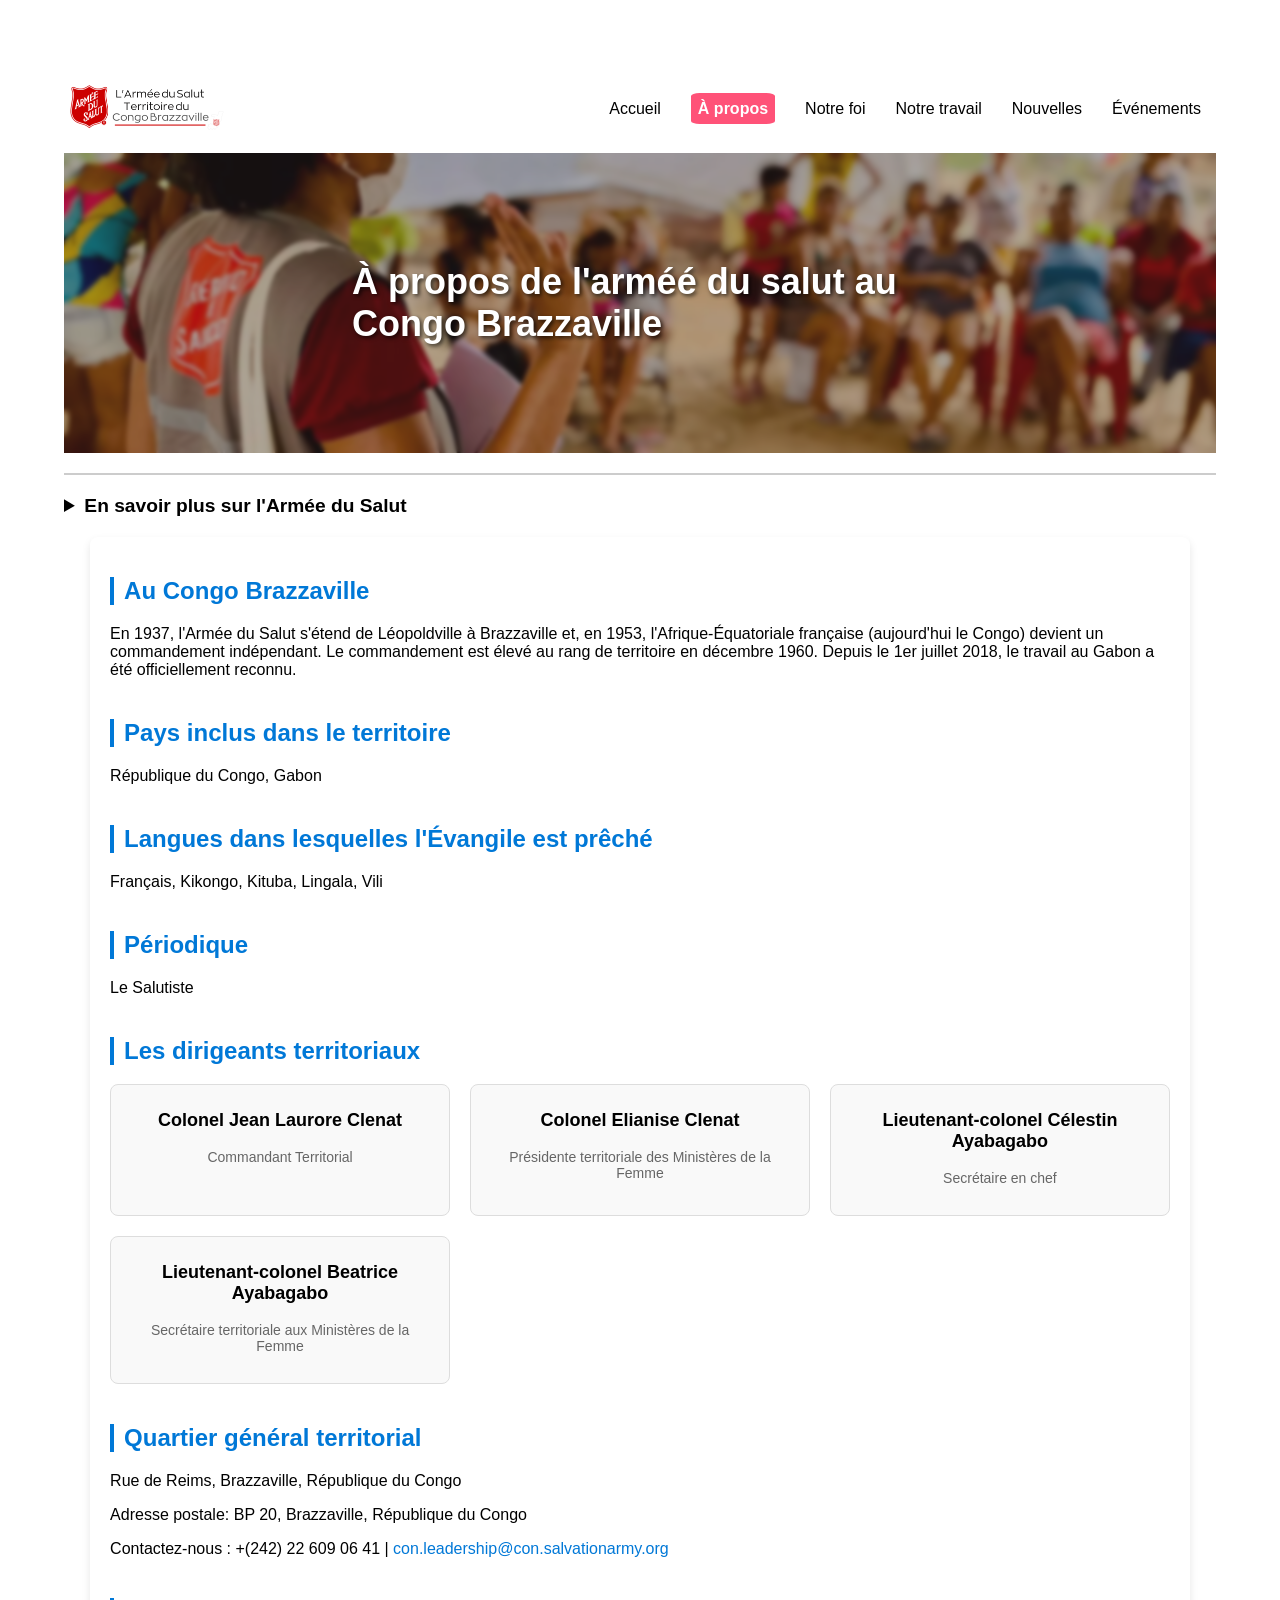
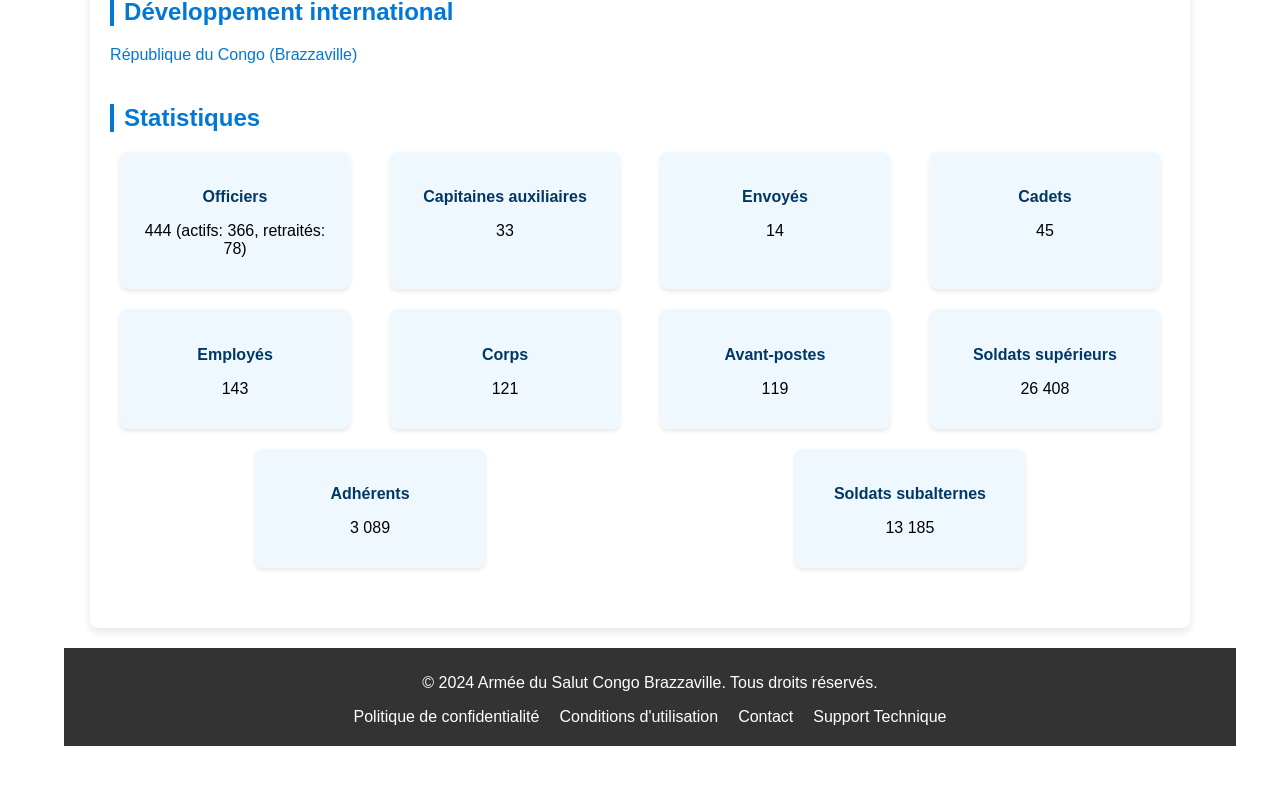
<file: apropos.html>
<!DOCTYPE html>
<html lang="fr">
<head>
    <meta charset="UTF-8">
    <meta name="viewport" content="width=device-width, initial-scale=1.0">
    <title>Armée du salut Territoire du Congo Brazzaville</title>
    <link rel="icon" href="logo/golo.svg" type="image/x-icon">
    <link rel="stylesheet" type="text/css" href="css/apros.css">
    <link rel="icon" href="logo/golo.svg" type="image/x-icon">
    <style>
    </style>
</head>
<body>
    <header>
        <a href="ads.html"><img src="logo/ads.png" alt="Salvation Army Logo"></a>
        <nav>
            <span class="menu-toggle">&#9776;</span>
            <span class="seko">
            <ul>
                <li><a href="ads.html">Accueil</a></li>
        <li><a href="apropos.html" href="#" style="background: #ff0039ad; padding: 7px; border-radius: 10%; color: white; font-weight: bold;">À propos</a></li>
        <li><a href="foi.html">Notre foi</a></li>
        <li><a href="ntv.html">Notre travail</a></li>
        <li><a href="nouv.html">Nouvelles</a></li>
        <li><a href="#">Événements</a></li>
            </ul></span>
        </nav>
    </header>

    <section>
    <div class="image-container">
        <img src="images/backapropos.webp" alt="Image de fond">
        <div class="text">
    <h1>À propos de l'arméé du salut au Congo Brazzaville</h1></div>
    </div>
    <hr>
<section>
  <details>
    <summary style="cursor: pointer; font-weight: bold; font-size: 1.2em;">En savoir plus sur l'Armée du Salut</summary>
    <p style="font-weight: bold;">
      L'Armée du Salut fait partie intégrante de l'Église chrétienne, bien qu'elle se distingue par son mode de gouvernement et ses pratiques. La doctrine de l'Armée suit le courant dominant de la croyance chrétienne et ses articles de foi mettent l'accent sur les desseins salvateurs de Dieu. Ses objectifs sont « l'avancement de la religion chrétienne… l'éducation, le soulagement de la pauvreté et d'autres objectifs charitables bénéfiques à la société ou à la communauté humaine dans son ensemble ».
    </p>
    <p>
      Le mouvement, <a href="https://story.salvationarmy.org/" target="_blank"><span style="font-weight: bold; color: red;">fondé en 1865 par William Booth ,</span></a> s'est propagé de Londres, en Angleterre, vers de nombreuses régions du monde.
    </p>
    <p>
      Le déploiement rapide des premiers salutistes fut facilité par l'adoption d'une structure de commandement quasi militaire en 1878, lorsque le nom d'« Armée du Salut » fut introduit. Une organisation tout aussi pratique permet aujourd'hui une flexibilité des ressources. Répondant à un thème récurrent dans le christianisme qui voit l'Église engagée dans une guerre spirituelle, l'Armée a utilisé à son avantage certaines caractéristiques militaires telles que les uniformes, les drapeaux et les grades pour identifier, inspirer et réguler ses efforts.
    </p>
    <p>
      Les entreprises d'évangélisation et sociales sont maintenues, sous l'autorité du général, par des officiers et des employés à temps plein, ainsi que par des soldats qui rendent service pendant leur temps libre. L'Armée bénéficie également du soutien de nombreux adhérents et amis, notamment de ceux qui siègent à des conseils consultatifs.
    </p>
    <p>
      Le <span style="color: #2196F3; font-weight: bold;">commandement</span> de l'armée est assuré par <span style="color: #2196F3; font-weight: bold;">des officiers commissionnés</span> qui sont des ministres du culte reconnus.
    </p>
    <p>
      Tous les salutistes acceptent une vie disciplinée et compatissante, avec des normes morales élevées, qui incluent l'abstinence d'alcool et de tabac. Depuis ses débuts, l'armée a accordé aux femmes des chances égales, tous les grades et tous les services leur étant ouverts et, dès l'enfance, les jeunes sont encouragés à aimer et à servir Dieu.
    </p>
    <p>
      Créée pour évangéliser, l'armée s'est spontanément lancée dans des projets d'amélioration sociale des pauvres. Ces préoccupations se sont depuis développées partout où l'armée opère, de manière pratique, compétente et rentable. Les services sociaux en constante évolution répondent à des besoins endémiques et à des crises spécifiques dans le monde entier. Des installations modernes et un personnel hautement qualifié sont employés.
    </p>
    <p>
      La nécessité d'installations modernes et d'un développement à long terme est constamment réévaluée. La politique de l'armée et sa composition locale lui permettent de <span style="color: #2196F3; font-weight: bold;">coopérer</span> de plus en plus avec les <span style="color: #2196F3; font-weight: bold;">organismes de secours internationaux et les gouvernements.</span>
    </p>
    <p>
      Le partenariat du mouvement avec la philanthropie privée et publique continuera d’apporter du réconfort aux nécessiteux, tandis que la proclamation de l’amour rédempteur de Dieu offre aux individus et aux communautés la possibilité de profiter d’une vie meilleure sur terre et d’une place dans le Royaume éternel du Christ.
    </p>
    <p>
      L'Armée du Salut est actuellement dirigée par <a href="https://salvationarmy.org/ihq/thegeneral" target="_blank"><span style="font-weight: bold; color: red;">le général Lyndon Buckingham ,</span></a> qui a pris ses fonctions le 3 août 2023.
    </p>
    <p>* Loi sur l'Armée du Salut de 1980</p>
  </details>
</section>

<style type="text/css">
    /*pour le hr*/
    hr {
    border: 0;
    height: 2px;
    background-color: #ccc;
    margin: 20px 0;
}
</style>


<section>
     <div class="container">
        <div class="section">
            <h2>Au Congo Brazzaville</h2>
            <p>En 1937, l'Armée du Salut s'étend de Léopoldville à Brazzaville et, en 1953, l'Afrique-Équatoriale française (aujourd'hui le Congo) devient un commandement indépendant. Le commandement est élevé au rang de territoire en décembre 1960. Depuis le 1er juillet 2018, le travail au Gabon a été officiellement reconnu.</p>
        </div>

        <div class="section">
            <h2>Pays inclus dans le territoire</h2>
            <p>République du Congo, Gabon</p>
        </div>

        <div class="section">
            <h2>Langues dans lesquelles l'Évangile est prêché</h2>
            <p>Français, Kikongo, Kituba, Lingala, Vili</p>
        </div>

        <div class="section">
            <h2>Périodique</h2>
            <p>Le Salutiste</p>
        </div>

        <div class="section">
            <h2>Les dirigeants territoriaux</h2>
            <div class="leaders">
                <div class="leader-card">
                    <h3>Colonel Jean Laurore Clenat</h3>
                    <p>Commandant Territorial</p>
                </div>
                <div class="leader-card">
                    <h3>Colonel Elianise Clenat</h3>
                    <p>Présidente territoriale des Ministères de la Femme</p>
                </div>
                <div class="leader-card">
                    <h3>Lieutenant-colonel Célestin Ayabagabo</h3>
                    <p>Secrétaire en chef</p>
                </div>
                <div class="leader-card">
                    <h3>Lieutenant-colonel Beatrice Ayabagabo</h3>
                    <p>Secrétaire territoriale aux Ministères de la Femme</p>
                </div>
            </div>
        </div>

        <div class="section">
            <h2>Quartier général territorial</h2>
            <p>Rue de Reims, Brazzaville, République du Congo</p>
            <p>Adresse postale: BP 20, Brazzaville, République du Congo</p>
            <p>Contactez-nous : +(242) 22 609 06 41 | <a href="mailto:con.leadership@con.salvationarmy.org">con.leadership@con.salvationarmy.org</a></p>
        </div>

        <div class="section">
            <h2>Développement international</h2>
            <p><a href="https://armeedusalut.ch/developpement-international/republique-du-congo/">République du Congo (Brazzaville)</a></p>
        </div>

        <div class="section">
            <h2>Statistiques</h2>
            <div class="stats">
                <div>
                    <h4>Officiers</h4>
                    <p>444 (actifs: 366, retraités: 78)</p>
                </div>
                <div>
                    <h4>Capitaines auxiliaires</h4>
                    <p>33</p>
                </div>
                <div>
                    <h4>Envoyés</h4>
                    <p>14</p>
                </div>
                <div>
                    <h4>Cadets</h4>
                    <p>45</p>
                </div>
                <div>
                    <h4>Employés</h4>
                    <p>143</p>
                </div>
                <div>
                    <h4>Corps</h4>
                    <p>121</p>
                </div>
                <div>
                    <h4>Avant-postes</h4>
                    <p>119</p>
                </div>
                <div>
                    <h4>Soldats supérieurs</h4>
                    <p>26 408</p>
                </div>
                <div>
                    <h4>Adhérents</h4>
                    <p>3 089</p>
                </div>
                <div>
                    <h4>Soldats subalternes</h4>
                    <p>13 185</p>
                </div>
            </div>
        </div>
    </div>
    <style type="text/css">

        .container {
            max-width: 1200px;
            margin: 20px auto;
            padding: 20px;
            background: white;
            box-shadow: 0 4px 8px rgba(0, 0, 0, 0.1);
            border-radius: 8px;
            width: 92%;
        }

        .section {
            margin-bottom: 40px;
        }

        .section h2 {
            border-left: 4px solid #0078d7;
            padding-left: 10px;
            color: #0078d7;
        }

        .leaders {
            display: grid;
            grid-template-columns: repeat(auto-fit, minmax(300px, 1fr));
            gap: 20px;
        }

        .leader-card {
            padding: 15px;
            background: #f9f9f9;
            border: 1px solid #ddd;
            border-radius: 8px;
            text-align: center;
        }

        .leader-card h3 {
            margin-top: 10px;
            font-size: 18px;
        }

        .leader-card p {
            font-size: 14px;
            color: #666;
        }

        footer {
            background: #333;
            color: white;
            text-align: center;
            padding: 10px;
            position: relative;
        }

        @keyframes fadeIn {
            from {
                opacity: 0;
            }
            to {
                opacity: 1;
            }
        }

        .stats {
            display: flex;
            flex-wrap: wrap;
            gap: 20px;
            justify-content: space-around;
            text-align: center;
        }

        .stats div {
            background: #f0f8ff;
            border-radius: 8px;
            padding: 15px;
            width: 200px;
            box-shadow: 0 2px 4px rgba(0, 0, 0, 0.1);
        }

        .stats div h4 {
            color: #003865;
            margin-bottom: 10px;
        }

        a {
            color: #0078d7;
            text-decoration: none;
        }

        a:hover {
            text-decoration: underline;
        }
    </style>
</section>
   <footer>
    <p>&copy; 2024 Armée du Salut Congo Brazzaville. Tous droits réservés.</p>
    <ul>
        <li><a href="priv.html">Politique de confidentialité</a></li>
        <li><a href="condi.html">Conditions d'utilisation</a></li>
        <li><a href="contact.html">Contact</a></li>
        <li><a href="#">Support Technique</a></li>
    </ul>
</footer>


    <script src="js/ads.js">
    </script>

</body>
</html>
</file>
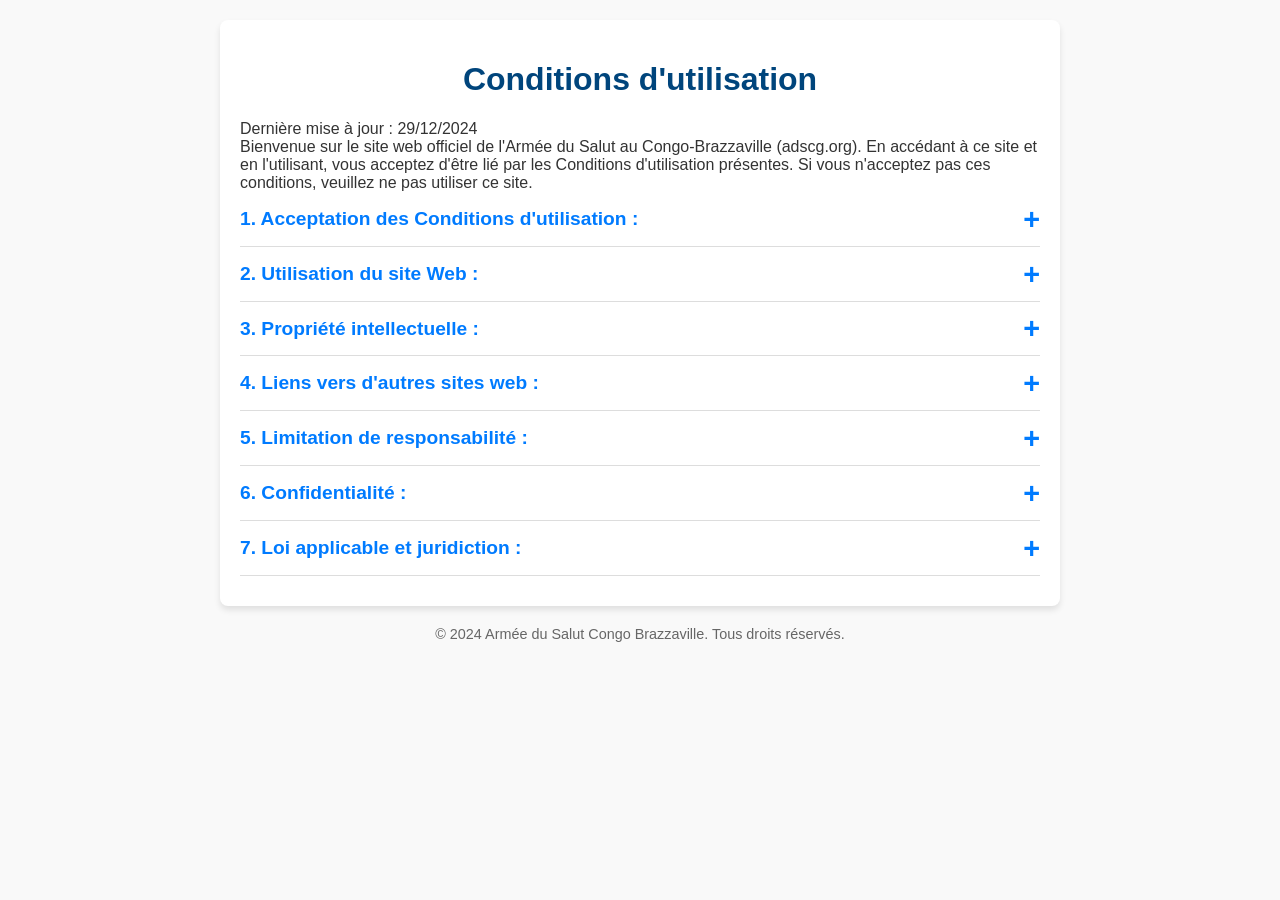
<file: condi.html>
<!DOCTYPE html>
<html lang="fr">
<head>
    <meta charset="UTF-8">
    <meta name="viewport" content="width=device-width, initial-scale=1.0">
    <title>Conditions d'utilisation</title>
    <link rel="icon" href="logo/golo.svg" type="image/x-icon">
    <style>
        body {
            font-family: Arial, sans-serif;
            margin: 0;
            padding: 0;
            background-color: #f9f9f9;
            color: #333;
        }

        .container {
            max-width: 800px;
            margin: 20px auto;
            padding: 20px;
            background: #fff;
            border-radius: 8px;
            box-shadow: 0 4px 6px rgba(0, 0, 0, 0.1);
        }

        h1 {
            text-align: center;
            color: #00457c;
        }

        .section {
            border-bottom: 1px solid #ddd;
            margin-bottom: 10px;
        }
 .section h2 {
            display: flex;
            justify-content: space-between;
            align-items: center;
            font-size: 1.2em;
            cursor: pointer;
            color: #007bff;
        }

        .section h2:hover {
            text-decoration: underline;
        }

        .section-content {
            display: none;
            padding: 10px 0;
            font-size: 0.95em;
        }

        .toggle-icon {
            font-size: 1.5em;
            line-height: 0.5;
            color: #007bff;
        }

        footer {
            text-align: center;
            margin-top: 20px;
            font-size: 0.9em;
            color: #666;
        }
    </style>
</head>
<body>
 <div class="container">
        <h1>Conditions d'utilisation</h1>
        <p>Dernière mise à jour : 29/12/2024 <br>
Bienvenue sur le site web officiel de l'Armée du Salut au Congo-Brazzaville (adscg.org). En accédant à ce site et en l'utilisant, vous acceptez d'être lié par les Conditions d'utilisation présentes. Si vous n'acceptez pas ces conditions, veuillez ne pas utiliser ce site.</p>
        <div class="section">
            <h2>1. Acceptation des Conditions d'utilisation :  <span class="toggle-icon">+</span></h2>
            <div class="section-content">
                <p>En utilisant ce site web, vous reconnaissez avoir lu, compris et accepté sans réserve les présentes Conditions d'utilisation. L'Armée du Salut au Congo-Brazzaville se réserve le droit de modifier ces conditions à tout moment. Il est de votre responsabilité de consulter régulièrement cette page pour prendre connaissance des mises à jour. L'utilisation continue du site après toute modification constituera votre acceptation des nouvelles conditions.</p>
            </div>
        </div>

        <div class="section">
            <h2>2. Utilisation du site Web :  <span class="toggle-icon">+</span></h2>
            <div class="section-content">
                <p>Vous vous engagez à utiliser ce site web uniquement à des fins légales et légitimes. Il est interdit d'utiliser ce site pour :
 </br> 
<span style="font-weight: bold;">- Diffuseur de contenus illégaux, diffamatoires, obscènes, menaçants, abusifs, harcelants ou autrement répréhensibles.</span> 
 </br>
 </br>
<span style="font-weight: bold;">-Violer les droits d'auteur, les marques de commerce ou tout autre droit de propriété intellectuelle.</span>
 </br>
 </br>
<span style="font-weight: bold;">-Interférer avec le fonctionnement du site web ou tenter d'accéder à des parties non autorisées du site.<span>
    </br>
    </br>
<span style="font-weight: bold;">-Télécharger ou transmettre des virus ou tout autre code malveillant.</span>
 </br> 
 </br> 
<span style="font-weight: bold;">-Collecteur d'informations personnelles sur les autres utilisateurs sans leur consentement.</span>
 </br> 
 </br> 
<span style="font-weight: bold;">-Utiliser le site web à des fins commerciales non autorisées.</span>
 </p>
            </div>
        </div>

        <div class="section">
            <h2>3. Propriété intellectuelle :<span class="toggle-icon">+</span></h2>
            <div class="section-content">
                <p>
Le contenu de ce site web, y compris mais sans s'y limiter, le texte, les images, les logos et le code source, est protégé par les lois sur la propriété intellectuelle. Toute reproduction, distribution ou utilisation non autorisée de ce contenu est strictement interdite.</p>
            </div>
        </div>

        <div class="section">
            <h2>4. Liens vers d'autres sites web : <span class="toggle-icon">+</span></h2>
            <div class="section-content">
                <p>Ce site web peut contenir des liens vers d'autres sites web. L'Armée du Salut au Congo-Brazzaville n'est pas responsable du contenu, des politiques de confidentialité ou des pratiques de ces sites web.</p>
            </div>
        </div>
<div class="section">
            <h2>5. Limitation de responsabilité : <span class="toggle-icon">+</span></h2>
            <div class="section-content">
                <p>
L'Armée du Salut au Congo-Brazzaville ne sera pas tenue responsable de tout dommage direct, indirect, accessoire, spécial consécutif ou résultant de l'utilisation ou de l'impossibilité d'utiliser ce site web, même si l'Armée du Salut a été informé de la possibilité de tels dommages.</p>
</div>
</div>
<div class="section">
            <h2>6. Confidentialité : <span class="toggle-icon">+</span></h2>
            <div class="section-content">
                <p>La politique de confidentialité de l'Armée du Salut au Congo-Brazzaville régit la collecte et l'utilisation des informations personnelles sur ce site web. Veuillez consulter notre politique de confidentialité pour plus d'informations. <a href="priv.html">Politique de confidentialité</a></p>
</div>
</div>
<div class="section">
            <h2>7. Loi applicable et juridiction : <span class="toggle-icon">+</span></h2>
            <div class="section-content">
                <p>Les Conditions d'utilisation présentes sont régies et interprétées conformément aux lois de la République du Congo. Tout litige relatif à ces conditions sera soumis à la compétence exclusive des tribunaux compétents de la République du Congo.</p>
</div>
</div>
    </div>

    <footer>
        &copy; 2024 Armée du Salut Congo Brazzaville. Tous droits réservés.
    </footer>

    <script>
        document.querySelectorAll('.section h2').forEach(header => {
            header.addEventListener('click', () => {
                const content = header.nextElementSibling;
                const icon = header.querySelector('.toggle-icon');

                if (content.style.display === 'block') {
                    content.style.display = 'none';
                    icon.textContent = '+';
                } else {
                    content.style.display = 'block';
                    icon.textContent = '-';
                }
            });
        });
    </script>
</body>
</html>
</file>
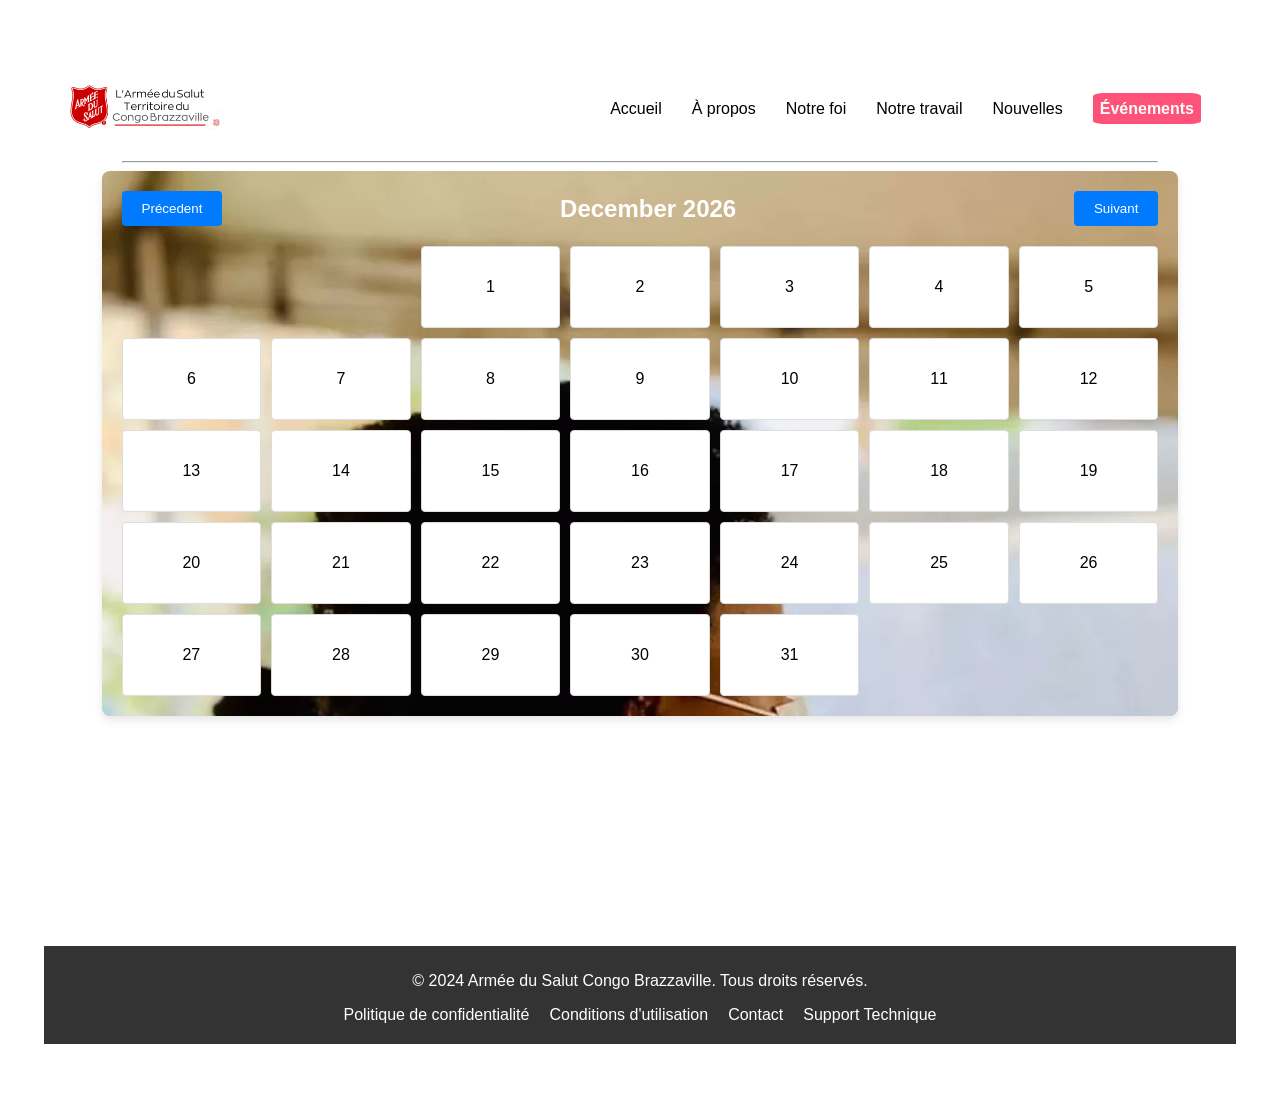
<file: events.html>
<!DOCTYPE html>
<html lang="fr">
<head>
    <meta charset="UTF-8">
    <meta name="viewport" content="width=device-width, initial-scale=1.0">
    <title>Armée du salut Territoire du Congo Brazzaville</title>
    <link rel="icon" href="logo/golo.svg" type="image/x-icon">
    <link rel="stylesheet" type="text/css" href="css/apros.css">
    <link rel="stylesheet" type="text/css" href="css/events.css">
    <link rel="icon" href="logo/golo.svg" type="image/x-icon">
    <style>
    </style>
</head>
<body>
    <header>
        <a href="ads.html"><img src="logo/ads.png" alt="Salvation Army Logo"></a>
        <nav>
            <span class="menu-toggle">&#9776;</span>
            <span class="seko">
            <ul>
                <li><a href="ads.html">Accueil</a></li>
        <li><a href="apropos.html">À propos</a></li>
        <li><a href="foi.html">Notre foi</a></li>
        <li><a href="ntv.html">Notre travail</a></li>
        <li><a href="nouv.html">Nouvelles</a></li>
        <li><a href="events.html" style="background: #ff0039ad; padding: 7px; border-radius: 10%; color: white; font-weight: bold;">Événements</a></li>
            </ul></span>
        </nav>
    </header>
<section style="width: 90%;">
    <hr>
</section>


    <div class="calendar-container" style="background-image: url(images/backapropos.webp);">
    <div class="calendar-header">
        <button id="prev-month">Précedent</button>
        <h2 id="month-year" style="color: white;">Janvier 2025</h2>
        <button id="next-month">Suivant</button>
    </div>
    <div class="calendar" id="calendar"></div>
</div>

<div class="modal" id="modal">
    <div class="modal-content">
        <p id="modal-text"></p>
        <button class="modal-close" id="modal-close">Fermer</button>
    </div>
</div>

<section>
    <div></div>
</section>





   <footer style="margin-top: 20%;">
    <p>&copy; 2024 Armée du Salut Congo Brazzaville. Tous droits réservés.</p>
    <ul>
        <li><a href="priv.html">Politique de confidentialité</a></li>
        <li><a href="condi.html">Conditions d'utilisation</a></li>
        <li><a href="contact.html">Contact</a></li>
        <li><a href="#">Support Technique</a></li>
    </ul>
</footer>


    <script src="js/ads.js"></script>
    <script src="js/events.js"></script>

</body>
</html>
</file>
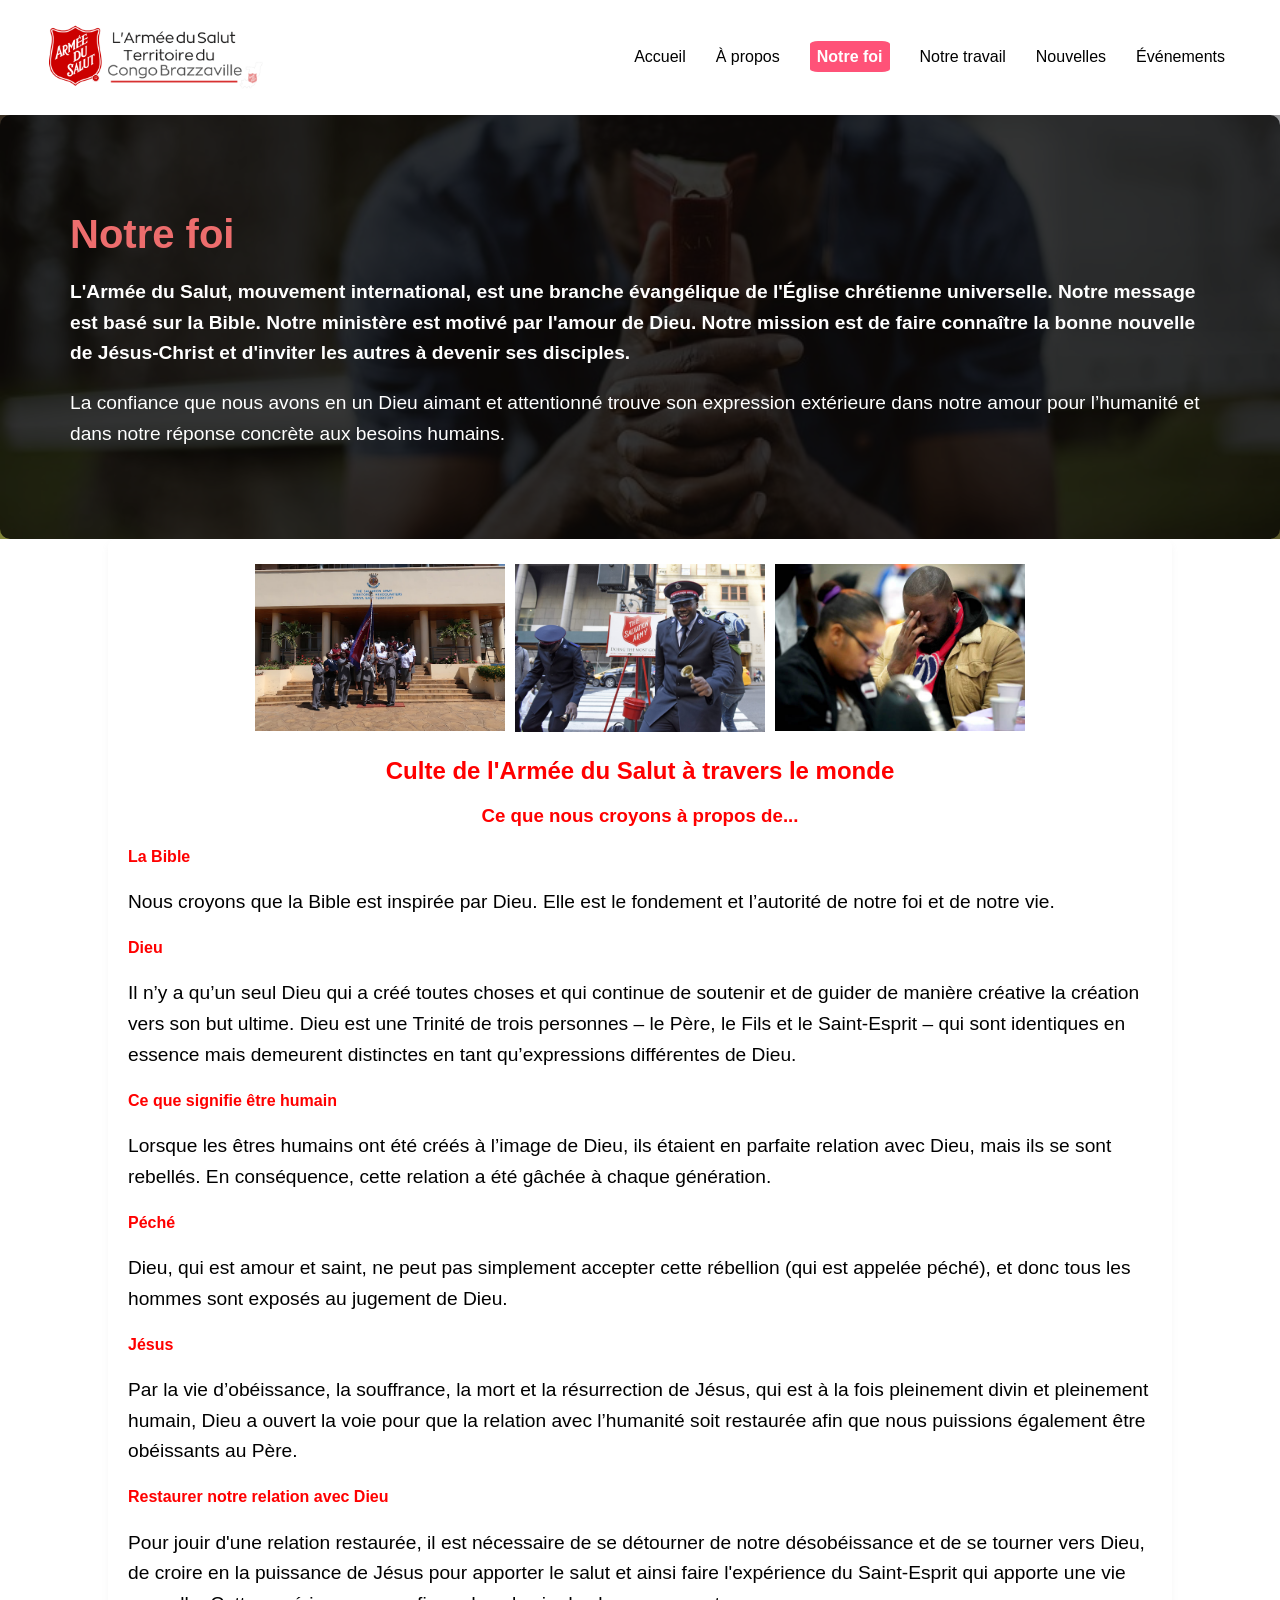
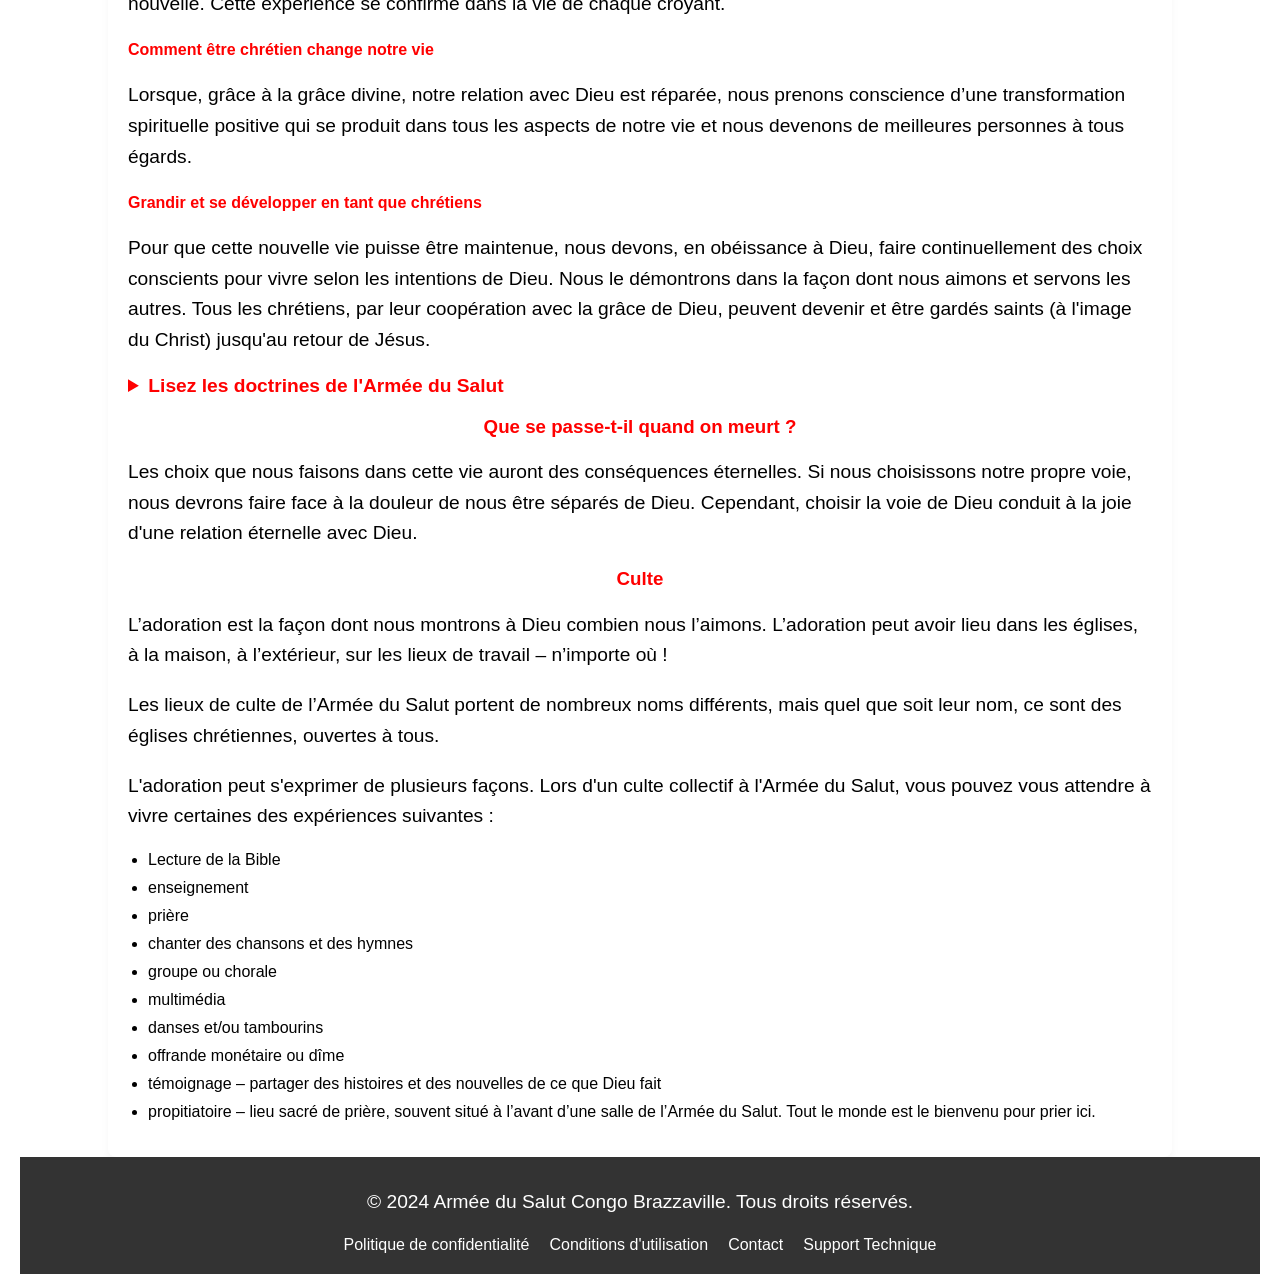
<file: foi.html>
<!DOCTYPE html>
<html lang="fr">
<head>
    <meta charset="UTF-8">
    <meta name="viewport" content="width=device-width, initial-scale=1.0">
    <title>Notre Foi - Armée du Salut Congo Brazzaville</title>
    <link rel="stylesheet" type="text/css" href="css/foi.css">
    <link rel="icon" href="logo/golo.svg" type="image/x-icon">
    <link rel="stylesheet" type="text/css" href="css/ads.css">
</head>
<body>
    <header>
        <a href="ads.html"><img src="logo/ads.png" alt="Salvation Army Logo"></a>
        <nav>
            <span class="menu-toggle">&#9776;</span>
            <span class="seko">
            <ul>
                <li><a href="ads.html">Accueil</a></li>
        <li><a href="apropos.html">À propos</a></li>
        <li><a href="foi.html" href="#" style="background: #ff0039ad; padding: 7px; border-radius: 10%; color: white; font-weight: bold;">Notre foi</a></li>
        <li><a href="ntv.html">Notre travail</a></li>
        <li><a href="nouv.html">Nouvelles</a></li>
        <li><a href="#">Événements</a></li>
            </ul></span>
        </nav>
    </header>
    <div class="mbala">
        <div class="text-overlay">
            <h1 style="text-align: left;">Notre foi</h1>
            <p style="color: white; text-align: left; font-weight: bold;">L'Armée du Salut, mouvement international, est une branche évangélique de l'Église chrétienne universelle. Notre message est basé sur la Bible. Notre ministère est motivé par l'amour de Dieu. Notre mission est de faire connaître la bonne nouvelle de Jésus-Christ et d'inviter les autres à devenir ses disciples.</p>
            <p style="color: white; text-align: left;">La confiance que nous avons en un Dieu aimant et attentionné trouve son expression extérieure dans notre amour pour l’humanité et dans notre réponse concrète aux besoins humains.</p>
        </div>
    </div>
    <div class="container">
        <section style="display: flex; align-items: center; justify-content: center;">
        <img src="images/foufou.jpg" class="fouiu">
        <img src="images/shutterstock_347576399-scaled.jpg" class="fouiu">
        <img src="images/gettyimages-877549988-612x612.jpg" class="fouiu">
        </section>
        <h2>Culte de l'Armée du Salut à travers le monde</h2>

        <h3>Ce que nous croyons à propos de...</h3>
        <h4>La Bible</h4>
        <p>Nous croyons que la Bible est inspirée par Dieu. Elle est le fondement et l’autorité de notre foi et de notre vie.</p>
        <h4>Dieu</h4>
        <p>Il n’y a qu’un seul Dieu qui a créé toutes choses et qui continue de soutenir et de guider de manière créative la création vers son but ultime. Dieu est une Trinité de trois personnes – le Père, le Fils et le Saint-Esprit – qui sont identiques en essence mais demeurent distinctes en tant qu’expressions différentes de Dieu.</p>

        <h4>Ce que signifie être humain</h4>
        <p>Lorsque les êtres humains ont été créés à l’image de Dieu, ils étaient en parfaite relation avec Dieu, mais ils se sont rebellés. En conséquence, cette relation a été gâchée à chaque génération.</p>

        <h4>Péché</h4>
        <p>Dieu, qui est amour et saint, ne peut pas simplement accepter cette rébellion (qui est appelée péché), et donc tous les hommes sont exposés au jugement de Dieu.</p>

        <h4>Jésus</h4>
        <p>Par la vie d’obéissance, la souffrance, la mort et la résurrection de Jésus, qui est à la fois pleinement divin et pleinement humain, Dieu a ouvert la voie pour que la relation avec l’humanité soit restaurée afin que nous puissions également être obéissants au Père.</p>

        <h4>Restaurer notre relation avec Dieu</h4>
        <p>Pour jouir d'une relation restaurée, il est nécessaire de se détourner de notre désobéissance et de se tourner vers Dieu, de croire en la puissance de Jésus pour apporter le salut et ainsi faire l'expérience du Saint-Esprit qui apporte une vie nouvelle. Cette expérience se confirme dans la vie de chaque croyant.</p>

        <h4>Comment être chrétien change notre vie</h4>
        <p>Lorsque, grâce à la grâce divine, notre relation avec Dieu est réparée, nous prenons conscience d’une transformation spirituelle positive qui se produit dans tous les aspects de notre vie et nous devenons de meilleures personnes à tous égards.</p>

        <h4>Grandir et se développer en tant que chrétiens</h4>
        <p>Pour que cette nouvelle vie puisse être maintenue, nous devons, en obéissance à Dieu, faire continuellement des choix conscients pour vivre selon les intentions de Dieu. Nous le démontrons dans la façon dont nous aimons et servons les autres. Tous les chrétiens, par leur coopération avec la grâce de Dieu, peuvent devenir et être gardés saints (à l'image du Christ) jusqu'au retour de Jésus.</p>

  <details>
    <summary style="cursor: pointer; font-weight: bold; font-size: 1.2em; color: red;">Lisez les doctrines de l'Armée du Salut</summary>
    <p>
      Ces onze doctrines énoncent les croyances formelles de l’Armée du Salut telles que détaillées dans l’annexe 1 de la Loi de 1980 sur l’Armée du Salut. Ces doctrines définissent notre compréhension de Dieu, de l’humanité et de la relation qui se développe dans la vie chrétienne. Elles sont l’expression d’une foi personnelle et d’une vision commune.
    </p>
    <p>
      Nous croyons que les Écritures de l’Ancien et du Nouveau Testament ont été données par inspiration de Dieu et qu’elles constituent seulement la règle divine de la foi et de la pratique chrétiennes.
    </p>
    <p>
      Nous croyons qu’il n’y a qu’un seul Dieu, infiniment parfait, Créateur, Conservateur et Gouverneur de toutes choses, et qui est le seul objet approprié du culte religieux.
    </p>
    <p>
      Nous croyons qu’il y a trois personnes dans la Divinité – le Père, le Fils et le Saint-Esprit, indivisibles en essence et égaux en puissance et en gloire.
    </p>
    <p>Nous croyons que dans la personne de Jésus-Christ, les natures divine et humaine sont unies, de sorte qu’Il ​​est vraiment et proprement Dieu et vraiment et proprement homme.
    </p>
    <p>
      Nous croyons que nos premiers parents ont été créés dans un état d'innocence, mais que par leur désobéissance ils ont perdu leur pureté et leur bonheur, et qu'en conséquence de leur chute tous les hommes sont devenus pécheurs, totalement dépravés, et comme tels sont justement exposés à la colère de Dieu.
    </p>
    <p>
      Nous croyons que le Seigneur Jésus-Christ, par sa souffrance et sa mort, a fait l’expiation pour le monde entier, afin que quiconque le veut soit sauvé.
    </p>
    <p>
      Nous croyons que la repentance envers Dieu, la foi en notre Seigneur Jésus-Christ et la régénération par le Saint-Esprit sont nécessaires au salut.</span>
    </p>
    <p>
      Nous croyons que nous sommes justifiés par grâce, par le moyen de la foi en notre Seigneur Jésus-Christ, et que celui qui croit a le témoignage en lui-même.
    </p>
    <p>
      Nous croyons que le maintien dans un état de salut dépend d’une foi obéissante et continue en Christ.
    </p>
    <p>Nous croyons que c’est le privilège de tous les croyants d’être entièrement sanctifiés et que tout leur esprit, leur âme et leur corps soient préservés irréprochables jusqu’à la venue de notre Seigneur Jésus-Christ.</p>
    <p>Nous croyons à l’immortalité de l’âme, à la résurrection du corps, au jugement général à la fin du monde, au bonheur éternel des justes et au châtiment sans fin des méchants.</p>
    <hr>
    <p>Explorez plus en détail les doctrines dans <a href="https://salvationarmy.org/ihq/handbook-of-doctrine" target="_blank" style="color: red;">le Manuel de doctrine de l’Armée du Salut .</a></p>
    <hr style="color: red;">
  </details>

        <h3>Que se passe-t-il quand on meurt ?</h3>
        <p>Les choix que nous faisons dans cette vie auront des conséquences éternelles. Si nous choisissons notre propre voie, nous devrons faire face à la douleur de nous être séparés de Dieu. Cependant, choisir la voie de Dieu conduit à la joie d'une relation éternelle avec Dieu.</p>

        <h3>Culte</h3>
        <p>L’adoration est la façon dont nous montrons à Dieu combien nous l’aimons. L’adoration peut avoir lieu dans les églises, à la maison, à l’extérieur, sur les lieux de travail – n’importe où !</p>
        <p>Les lieux de culte de l’Armée du Salut portent de nombreux noms différents, mais quel que soit leur nom, ce sont des églises chrétiennes, ouvertes à tous. </p>
        <p>L'adoration peut s'exprimer de plusieurs façons. Lors d'un culte collectif à l'Armée du Salut, vous pouvez vous attendre à vivre certaines des expériences suivantes :</p>
        <ul>
            <li>Lecture de la Bible</li>
            <li>enseignement</li>
            <li>prière</li>
            <li>chanter des chansons et des hymnes</li>
            <li>groupe ou chorale</li>
            <li>multimédia</li>
            <li>danses et/ou tambourins</li>
            <li>offrande monétaire ou dîme</li>
            <li>témoignage – partager des histoires et des nouvelles de ce que Dieu fait</li>
            <li>propitiatoire – lieu sacré de prière, souvent situé à l’avant d’une salle de l’Armée du Salut. Tout le monde est le bienvenu pour prier ici.</li>
        </ul>
    </div>
   <footer>
    <p style="color: white;">&copy; 2024 Armée du Salut Congo Brazzaville. Tous droits réservés.</p>
    <ul>
        <li><a href="priv.html">Politique de confidentialité</a></li>
        <li><a href="condi.html">Conditions d'utilisation</a></li>
        <li><a href="contact.html">Contact</a></li>
        <li><a href="#">Support Technique</a></li>
    </ul>
</footer>
<script src="js/ads.js"></script>
</body>
</html>
</file>
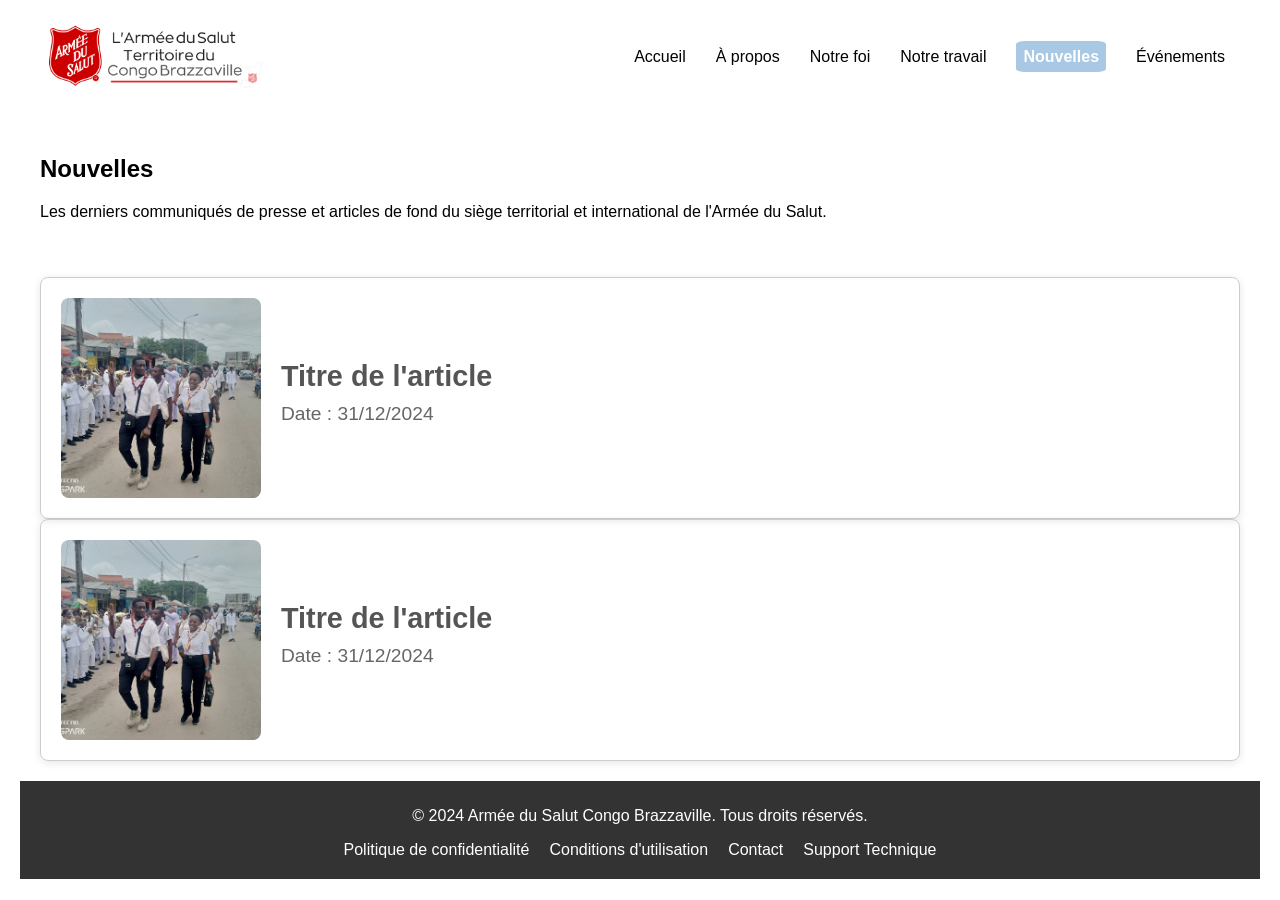
<file: nouv.html>
<!DOCTYPE html>
<html lang="fr">
<head>
    <meta charset="UTF-8">
    <meta name="viewport" content="width=device-width, initial-scale=1.0">
    <title>Armée du salut Territoire du Congo Brazzaville</title>
    <link rel="icon" href="logo/golo.svg" type="image/x-icon">
    <link rel="stylesheet" type="text/css" href="css/nouv.css">
</head>
<body>
    <header>
        <a href="ads.html"><img src="logo/ads.png" alt="Salvation Army Logo"></a>
        <nav>
            <span class="menu-toggle">&#9776;</span>
            <span class="seko">
            <ul>
                <li><a href="ads.html" >Accueil</a></li>
        <li><a href="apropos.html">À propos</a></li>
        <li><a href="foi.html">Notre foi</a></li>
        <li><a href="ntv.html">Notre travail</a></li>
        <li><a href="nouv.html" style="background: #005eb157; padding: 7px; border-radius: 10%; color: white; font-weight: bold;">Nouvelles</a></li>
        <li><a href="#">Événements</a></li>
            </ul></span>
        </nav>
    </header>
    <section>
        <h1>Nouvelles</h1>
        <p>Les derniers communiqués de presse et articles de fond du siège territorial et international de l'Armée du Salut.</p>
    </section>

    <section>
    <div class="conta" onclick="openModal()">
        <img src="images/470840925_1170859431072171_841175107307620642_n.jpg" alt="Image">
        <div class="content">
            <h2>Titre de l'article</h2>
            <p>Date : 31/12/2024</p>
        </div>
    </div>
    <div class="conta" onclick="openModal()">
        <img src="images/470840925_1170859431072171_841175107307620642_n.jpg" alt="Image">
        <div class="content">
            <h2>Titre de l'article</h2>
            <p>Date : 31/12/2024</p>
        </div>
    </div>
</section>

<div class="modal" id="infoModal">
    <div class="modal-content">
        <img src="images/470840925_1170859431072171_841175107307620642_n.jpg" alt="Image">
        <h2>Les Scouts en action</h2>
        <p>
            Contenu détaillé de l'article ici. Vous pouvez inclure autant d'informations que vous voulez, 
            comme une description plus longue ou des détails spécifiques.
            Contenu détaillé de l'article ici. Vous pouvez inclure autant d'informations que vous voulez, 
            comme une description plus longue ou des détails spécifiques.
            Contenu détaillé de l'article ici. Vous pouvez inclure autant d'informations que vous voulez, 
            comme une description plus longue ou des détails spécifiques.
            Contenu détaillé de l'article ici. Vous pouvez inclure autant d'informations que vous voulez, 
            comme une description plus longue ou des détails spécifiques.
            Contenu détaillé de l'article ici. Vous pouvez inclure autant d'informations que vous voulez, 
            comme une description plus longue ou des détails spécifiques.
            Contenu détaillé de l'article ici. Vous pouvez inclure autant d'informations que vous voulez, 
            comme une description plus longue ou des détails spécifiques.
            Contenu détaillé de l'article ici. Vous pouvez inclure autant d'informations que vous voulez, 
            comme une description plus longue ou des détails spécifiques.
            Contenu détaillé de l'article ici. Vous pouvez inclure autant d'informations que vous voulez, 
            comme une description plus longue ou des détails spécifiques.
        </p>
        <button class="close" onclick="closeModal()">Fermer</button>
    </div>
</div>

<footer>
    <p>&copy; 2024 Armée du Salut Congo Brazzaville. Tous droits réservés.</p>
    <ul>
        <li><a href="priv.html">Politique de confidentialité</a></li>
        <li><a href="condi.html">Conditions d'utilisation</a></li>
        <li><a href="contact.html">Contact</a></li>
        <li><a href="#">Support Technique</a></li>
    </ul>
</footer>

<script type="text/javascript" src="js/nouv.js"></script>
<script type="text/javascript" src="js/ads.js"></script>
</body>
</html>
</file>
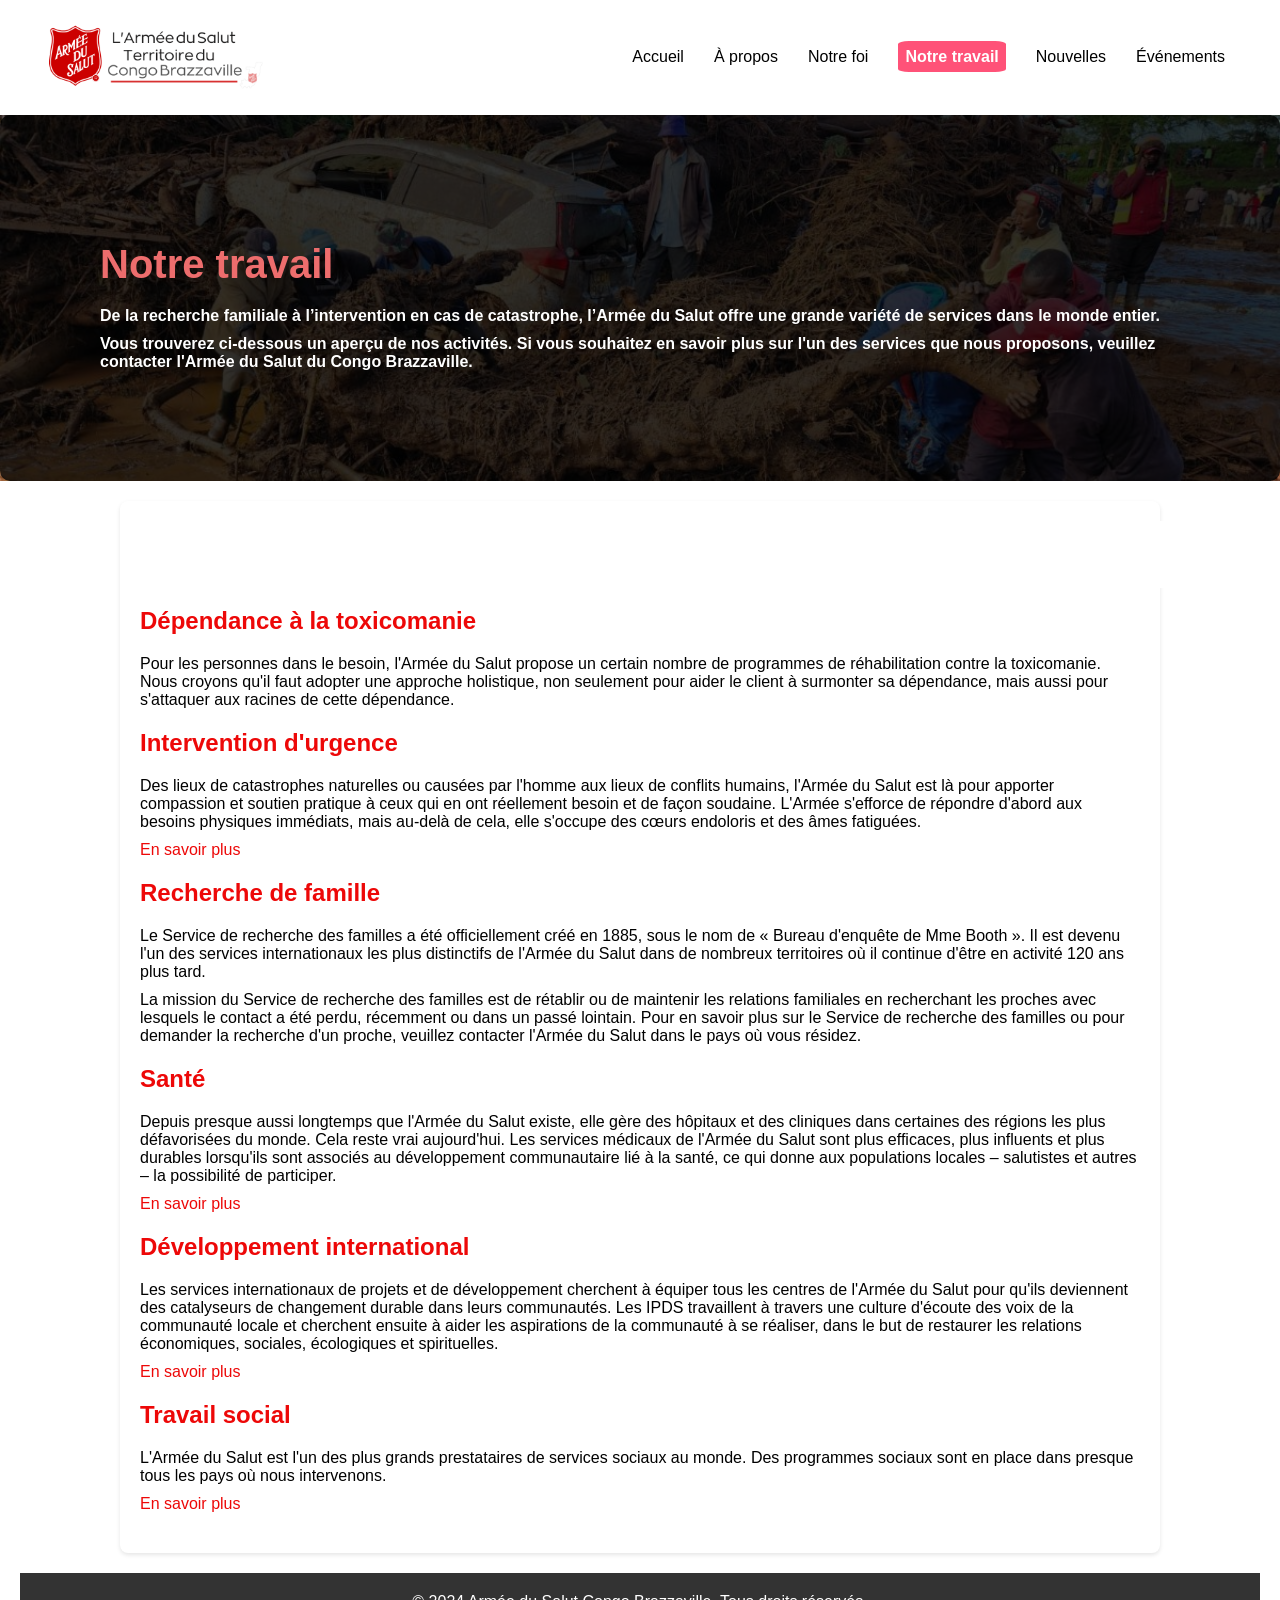
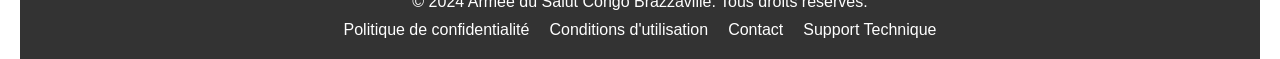
<file: ntv.html>
<!DOCTYPE html>
<html lang="fr">
<head>
    <meta charset="UTF-8">
    <meta name="viewport" content="width=device-width, initial-scale=1.0">
    <title>Armée du salut Territoire du Congo Brazzaville</title>
    <link rel="stylesheet" type="text/css" href="css/ads.css">
    <link rel="icon" href="logo/golo.svg" type="image/x-icon">
</head>
<body>
    <header>
        <a href="ads.html"><img src="logo/ads.png" alt="Salvation Army Logo"></a>
        <nav>
            <span class="menu-toggle">&#9776;</span>
            <span class="seko">
            <ul>
                <li><a href="ads.html">Accueil</a></li>
        <li><a href="apropos.html">À propos</a></li>
        <li><a href="foi.html">Notre foi</a></li>
        <li><a href="ntv.html" style="background: #ff0039ad; padding: 7px; border-radius: 10%; color: white; font-weight: bold;">Notre travail</a></li>
        <li><a href="nouv.html">Nouvelles</a></li>
        <li><a href="#">Événements</a></li>
            </ul></span>
        </nav>
    </header>    
    <style>

        main {
            max-width: 1000px;
            margin: 20px auto;
            padding: 20px;
            background: white;
            border-radius: 8px;
            box-shadow: 0 2px 4px rgba(0, 0, 0, 0.1);
        }
        section {
            margin-bottom: 20px;
        }
        h1, h2 {
            color: #ed0808;
        }
        p {
            margin: 10px 0;
        }
        .en-savoir-plus {
            color: #ed0808;
            text-decoration: none;
        }
        .en-savoir-plus:hover {
            text-decoration: underline;
        }

        .mbala {
    position: relative;
    width: 100%; 
    height: 50%;
    background-image: url('./images/floods-in-kenya.jpg'); /* Remplacez avec le chemin de votre image */
    background-size: cover;
    background-position: center;
    display: flex;
    justify-content: center;
    align-items: center;
}

.text-overlay {
    background-color: rgba(0, 0, 0, 0.8); /* Fond semi-transparent */
    padding: 100px;
    border-radius: 10px;
    text-align: LEFT;
    max-width: 100%;
}

h1 {
    font-size: 2.5em;
    margin-bottom: 20px;
    color: #ed6d6d;

}
    </style>
</head>
<body>
    <div class="mbala">
        <div class="text-overlay">
            <h1>Notre travail</h1>
            <p style="color: white; font-weight: bold;">De la recherche familiale à l’intervention en cas de catastrophe, l’Armée du Salut offre une grande variété de services dans le monde entier.</p>
            <p style="color: white; font-weight: bold;">Vous trouverez ci-dessous un aperçu de nos activités. Si vous souhaitez en savoir plus sur l'un des services que nous proposons, veuillez contacter l'Armée du Salut du Congo Brazzaville.</p>
        </div>
    </div>
    <main>
    <header>
        <h1 style="color: red;"></h1>
    </header>
        <section>
            <h2>Dépendance à la toxicomanie</h2>
            <p>Pour les personnes dans le besoin, l'Armée du Salut propose un certain nombre de programmes de réhabilitation contre la toxicomanie. Nous croyons qu'il faut adopter une approche holistique, non seulement pour aider le client à surmonter sa dépendance, mais aussi pour s'attaquer aux racines de cette dépendance.</p>
        </section>
        <section>
            <h2>Intervention d'urgence</h2>
            <p>Des lieux de catastrophes naturelles ou causées par l'homme aux lieux de conflits humains, l'Armée du Salut est là pour apporter compassion et soutien pratique à ceux qui en ont réellement besoin et de façon soudaine. L'Armée s'efforce de répondre d'abord aux besoins physiques immédiats, mais au-delà de cela, elle s'occupe des cœurs endoloris et des âmes fatiguées.</p>
            <a href="https://www.salvationarmy.org/ihq/emergency" target="_blank" class="en-savoir-plus">En savoir plus</a>
        </section>
        <section>
            <h2>Recherche de famille</h2>
            <p>Le Service de recherche des familles a été officiellement créé en 1885, sous le nom de « Bureau d'enquête de Mme Booth ». Il est devenu l'un des services internationaux les plus distinctifs de l'Armée du Salut dans de nombreux territoires où il continue d'être en activité 120 ans plus tard.</p>
            <p>La mission du Service de recherche des familles est de rétablir ou de maintenir les relations familiales en recherchant les proches avec lesquels le contact a été perdu, récemment ou dans un passé lointain. Pour en savoir plus sur le Service de recherche des familles ou pour demander la recherche d'un proche, veuillez contacter l'Armée du Salut dans le pays où vous résidez.</p>
        </section>
        <section>
            <h2>Santé</h2>
            <p>Depuis presque aussi longtemps que l'Armée du Salut existe, elle gère des hôpitaux et des cliniques dans certaines des régions les plus défavorisées du monde. Cela reste vrai aujourd'hui. Les services médicaux de l'Armée du Salut sont plus efficaces, plus influents et plus durables lorsqu'ils sont associés au développement communautaire lié à la santé, ce qui donne aux populations locales – salutistes et autres – la possibilité de participer.</p>
            <a href="https://www.salvationarmy.org/ihq/health" target="_blank" class="en-savoir-plus">En savoir plus</a>
        </section>
        <section>
            <h2>Développement international</h2>
            <p>Les services internationaux de projets et de développement cherchent à équiper tous les centres de l'Armée du Salut pour qu'ils deviennent des catalyseurs de changement durable dans leurs communautés. Les IPDS travaillent à travers une culture d'écoute des voix de la communauté locale et cherchent ensuite à aider les aspirations de la communauté à se réaliser, dans le but de restaurer les relations économiques, sociales, écologiques et spirituelles.</p>
            <a href="https://salvationarmy.org/ihq/development" target="_blank" class="en-savoir-plus">En savoir plus</a>
        </section>
        <section>
            <h2>Travail social</h2>
            <p>L'Armée du Salut est l'un des plus grands prestataires de services sociaux au monde. Des programmes sociaux sont en place dans presque tous les pays où nous intervenons.</p>
            <a href="https://story.salvationarmy.org/#justice-108722" target="_blank" class="en-savoir-plus">En savoir plus</a>
        </section>
    </main> 
    <footer>
    <p>&copy; 2024 Armée du Salut Congo Brazzaville. Tous droits réservés.</p>
    <ul>
        <li><a href="priv.html">Politique de confidentialité</a></li>
        <li><a href="condi.html">Conditions d'utilisation</a></li>
        <li><a href="contact.html">Contact</a></li>
        <li><a href="#">Support Technique</a></li>
    </ul>
</footer>


    <script src="js/ads.js"></script>
</body>
</html>
</file>
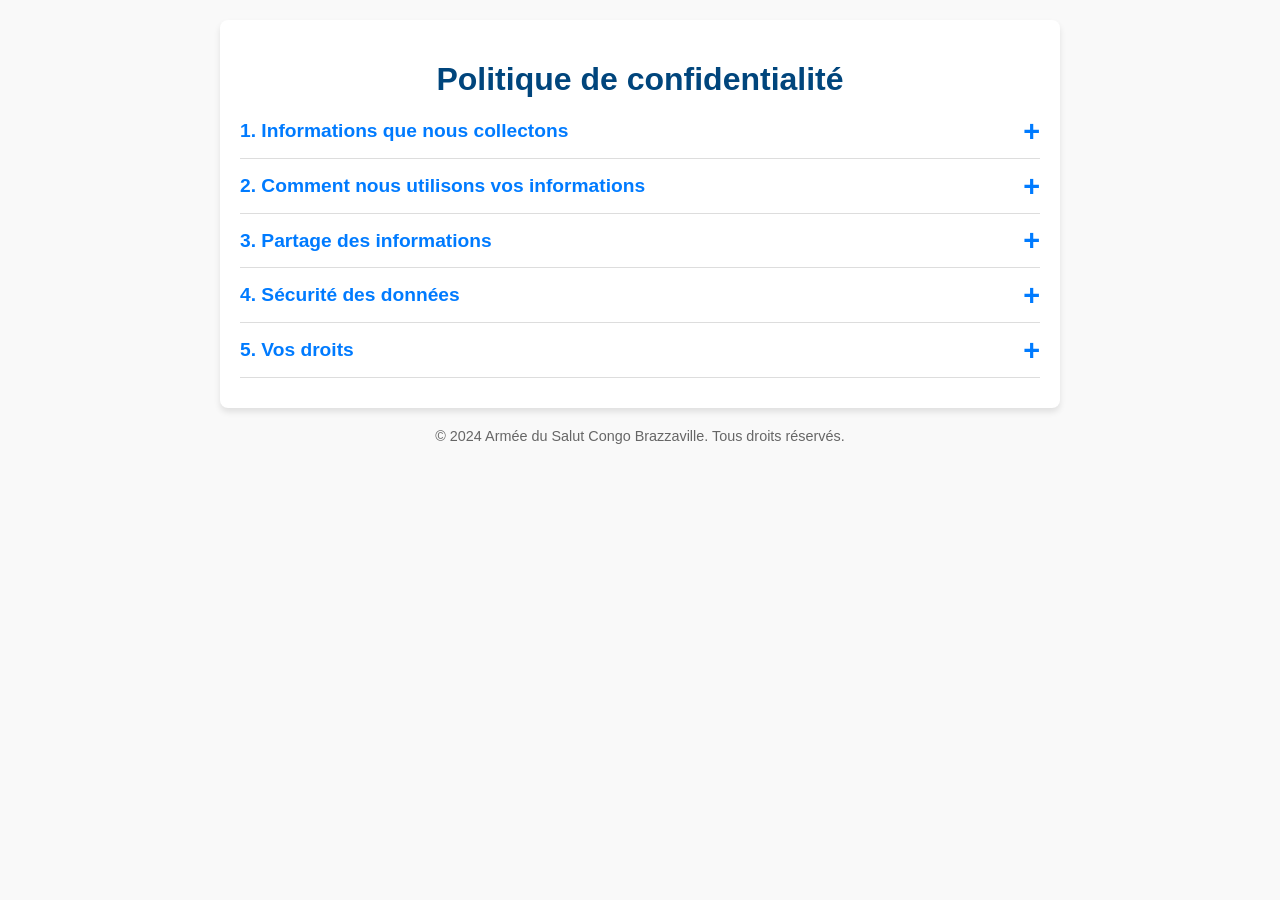
<file: priv.html>
<!DOCTYPE html>
<html lang="fr">
<head>
    <meta charset="UTF-8">
    <meta name="viewport" content="width=device-width, initial-scale=1.0">
    <title>Politique de confidentialité - Armée du Salut Congo Brazzaville</title>
    <link rel="icon" href="logo/golo.svg" type="image/x-icon">
    <style>
        body {
            font-family: Arial, sans-serif;
            margin: 0;
            padding: 0;
            background-color: #f9f9f9;
            color: #333;
        }

        .container {
            max-width: 800px;
            margin: 20px auto;
            padding: 20px;
            background: #fff;
            border-radius: 8px;
            box-shadow: 0 4px 6px rgba(0, 0, 0, 0.1);
        }

        h1 {
            text-align: center;
            color: #00457c;
        }

        .section {
            border-bottom: 1px solid #ddd;
            margin-bottom: 10px;
        }
 .section h2 {
            display: flex;
            justify-content: space-between;
            align-items: center;
            font-size: 1.2em;
            cursor: pointer;
            color: #007bff;
        }

        .section h2:hover {
            text-decoration: underline;
        }

        .section-content {
            display: none;
            padding: 10px 0;
            font-size: 0.95em;
        }

        .toggle-icon {
            font-size: 1.5em;
            line-height: 0.5;
            color: #007bff;
        }

        footer {
            text-align: center;
            margin-top: 20px;
            font-size: 0.9em;
            color: #666;
        }
    </style>
</head>
<body>
 <div class="container">
        <h1>Politique de confidentialité</h1>

        <div class="section">
            <h2>1. Informations que nous collectons <span class="toggle-icon">+</span></h2>
            <div class="section-content">
                <p>Nous collectons des données personnelles telles que votre nom, adresse e-mail et autres informations que vous fournissez lorsque vous interagissez avec notre site web.</p>
            </div>
        </div>

        <div class="section">
            <h2>2. Comment nous utilisons vos informations <span class="toggle-icon">+</span></h2>
            <div class="section-content">
                <p>Vos informations nous aident à fournir, améliorer et personnaliser nos services, répondre à vos demandes et communiquer des mises à jour importantes.</p>
            </div>
        </div>

        <div class="section">
            <h2>3. Partage des informations <span class="toggle-icon">+</span></h2>
            <div class="section-content">
                <p>Nous ne partageons pas vos informations avec des tiers, sauf si la loi l'exige ou avec votre consentement explicite.</p>
            </div>
        </div>

        <div class="section">
            <h2>4. Sécurité des données <span class="toggle-icon">+</span></h2>
            <div class="section-content">
                <p>Nous mettons en œuvre des mesures robustes pour protéger vos données personnelles contre l'accès non autorisé, l'altération, la divulgation ou la destruction.</p>
            </div>
        </div>
<div class="section">
            <h2>5. Vos droits <span class="toggle-icon">+</span></h2>
            <div class="section-content">
                <p>Vous avez le droit d'accéder, de corriger ou de supprimer vos informations personnelles. Contactez-nous pour toute préoccupation en matière de confidentialité.</p>
</div>
</div>
    </div>

    <footer>
        &copy; 2024 Armée du Salut Congo Brazzaville. Tous droits réservés.
    </footer>

    <script>
        document.querySelectorAll('.section h2').forEach(header => {
            header.addEventListener('click', () => {
                const content = header.nextElementSibling;
                const icon = header.querySelector('.toggle-icon');

                if (content.style.display === 'block') {
                    content.style.display = 'none';
                    icon.textContent = '+';
                } else {
                    content.style.display = 'block';
                    icon.textContent = '-';
                }
            });
        });
    </script>
</body>
</html>
</file>
<file: css/apros.css>
body {
            font-family: Arial, sans-serif;
            margin: 5%;
            padding: 0;
            display: flex;
            flex-direction: column;
            align-items: center;
        }

        header {
            background-color: white;
            color: black;
            padding: 10px 20px;
            display: flex;
            justify-content: space-between;
            align-items: center;
            width: 100%;
            max-width: 1200px;
        }

        header img {
            width: 50%;
            max-width: 323px;
            height: auto;
        }

        nav {
            position: relative;
        }

        nav ul {
            list-style: none;
            margin: 0;
            padding: 0;
            display: flex;
        }

        nav ul li {
            margin: 0 15px;
        }

        nav ul li a {
            color: black;
            text-decoration: none;
        }

        nav .menu-toggle {
            display: none;
            cursor: pointer;
            font-size: 1.5rem;
            margin-right: 30px;
        }

        @media (max-width: 768px) {
            nav ul {
                flex-direction: column;
                display: none;
                background-color: white;
                position: fixed;
                top: 10%;
                left: 50%;
                transform: translateX(-50%);
                width: 90%;
                box-shadow: 0 4px 6px rgba(0, 0, 0, 0.1);
                border-radius: 8px;
                padding: 20px 0;
                z-index: 1000;
                transition: transform 0.3s ease, opacity 0.3s ease;
                opacity: 0;
                transform: translateY(-20px) translateX(-50%);
            }

            nav ul.active {
                display: flex;
                opacity: 1;
                transform: translateY(0) translateX(-50%);
            }

            nav ul li {
                margin: 10px 0;
                text-align: center;
            }

            nav .menu-toggle {
                display: block;
                color: black;
                z-index: 1001;
            }

            body.menu-open::after {
                content: "";
                display: block;
                position: fixed;
                top: 0;
                left: 0;
                width: 100%;
                height: 100%;
                background: rgba(0, 0, 0, 0.5);
                z-index: 999;
            }
        }







    .scroll-container {
      width: 90%;
      overflow-x: auto;
      white-space: nowrap;
      border: 1px solid white;
      padding: 10px;
      background: #fff;
    }
    .card {
      display: inline-block;
      width: 200px;
      height: 250px;
      margin-right: 10px;
      background-color: white;
      border-radius: 10px;
      text-align: center;
      box-shadow: 0 4px 6px rgba(0, 0, 0, 0.1);
    }
    .card img {
      width: 90%;
      height: 150px;
      border-top-left-radius: 10px;
      border-top-right-radius: 10px;
      cursor: pointer;
    }
    .card-title {
      font-size: 18px;
      font-weight: bold;
      margin: 10px 0;
    }
    .card-date {
      font-size: 14px;
      color: #777;
      margin-bottom: 10px;
    }
    .card-icon {
      font-size: 20px;
      color: #007BFF;
      cursor: pointer;
    }
    .act{
        font-family: georgia;
    }
    .solider{
        border: solid 1px red;
    }
    .adsjk{
        text-align: center;
        color: red;
    }
    .adsjkj{
        text-align: center;
    }
    .bolide{
        font-weight: bold;
    }
    .pla{
        text-align: center;
        font-family: Fifty Fifty;
    }


    
    .gallery {
      display: flex;
      flex-wrap: wrap;
      justify-content: center;
      gap: 20px;
      margin: 20px;
      max-width: 100%;
    }
    .image-item {
      position: relative;
      width: 200px;
      height: 200px;
      text-align: center;
      cursor: pointer;
      margin-bottom: 30px; /* Ajout d'un espace entre les lignes d'images */
    }
    .image-item img {
      width: 100%;
      height: 100%;
      object-fit: cover;
      border-radius: 8px;
    }
    .image-item p {
      margin-top: 10px;
      color: #333;
      font-size: 1em;
    }
    #overlay {
      position: fixed;
      top: 0;
      left: 0;
      width: 100%;
      height: 100%;
      background: rgba(0, 0, 0, 0.8);
      display: none;
      justify-content: center;
      align-items: center;
      flex-direction: column;
      color: white;
      padding: 20px;
    }
    #overlay img {
      width: 60%;
      height: auto;
      margin-bottom: 20px;
      border-radius: 10px;
    }
    #overlay p {
      font-size: 1.2em;
      line-height: 1.6;
    }
    .close-btn {
      margin-top: 20px;
      padding: 10px 20px;
      background-color: #ff5733;
      border: none;
      color: white;
      font-size: 1em;
      cursor: pointer;
    }

.rectangle {
            margin-top: 2%;
            display: flex;
            width: 110%;
            height: 35%;
            max-height: 300px;
            background-color: #ffffff;
            box-shadow: 0 4px 6px rgba(0, 0, 0, 0.1);
            overflow: hidden;
        }
        .image-container {
            flex: 0 0 35%;
            background-size: cover;
            background-position: center;
        }
        .content-container {
            flex: 1;
            padding: 20px;
            display: flex;
            flex-direction: column;
            justify-content: space-between;
        }
        .title {
            font-weight: bold;
            margin-bottom: 10px;
            color: #333;
        }
        .content {
            flex-grow: 1;
            font-size: 1em;
            color: #555;
        }
        .actions {
            display: flex;
            align-items: center;
            gap: 10px;
        }
        .like-button {
            display: flex;
            align-items: center;
            gap: 5px;
            background-color: #578cb5;
            color: white;
            padding: 8px 12px;
            border: none;
            border-radius: 4px;
            cursor: pointer;
            font-size: 0.9em;
            transition: background-color 0.3s;
        }
        .like-button:hover {
            background-color: #2196F3;
        }
        .like-icon {
            font-size: 1.2em;
        }

/*Formulaire avis*/
.form-container {
            background: #ffffff;
            box-shadow: 0 4px 8px rgba(0, 0, 0, 0.1);
            border-radius: 8px;
            padding: 20px;
            max-width: 92%;
            width: 100%;
            align-items: center;
            justify-content: center;
        }

        .form-container h2 {
            margin-bottom: 20px;
            font-size: 24px;
            color: #333;
        }

        .form-group {
            margin-bottom: 15px;
        }

        .form-group label {
            display: block;
            margin-bottom: 5px;
            font-weight: bold;
        }

        .form-group input,
        .form-group select,
        .form-group textarea {
            width: 100%;
            padding: 10px;
            border: 1px solid #ddd;
            border-radius: 4px;
            font-size: 16px;
        }

        .form-group textarea {
            resize: vertical;
            height: 100px;
        }

        .form-group button {
            background-color: #007BFF;
            color: white;
            padding: 10px 15px;
            border: none;
            border-radius: 4px;
            cursor: pointer;
            font-size: 16px;
        }

        .form-group button:hover {
            background-color: #0056b3;
        }

        .form-success {
            display: none;
            color: green;
            margin-top: 10px;
        }


        /* Carrousel CSS */
        #carousel-container {
            position: relative;
            max-width: 1200px;
            margin: 20px auto;
            overflow: hidden;
        }

        .carousel {
            position: relative;
            display: flex;
            align-items: center;
        }

        .slides {
            display: flex;
            transition: transform 0.9s ease-in-out;
            width: 600%; /* 6 images */
        }

        .slides img {
            width: 100%;
            max-width: 1200px;
            flex: 0 0 100%; /* Chaque image prend 100% de largeur */
            border-radius: 8px;
        }

        .prev, .next {
            position: absolute;
            top: 50%;
            transform: translateY(-50%);
            background-color: rgba(0, 0, 0, 0.5);
            color: white;
            border: none;
            padding: 10px;
            cursor: pointer;
            z-index: 1000;
            border-radius: 50%;
        }

        .prev {
            left: 10px;
        }

        .next {
            right: 10px;
        }

        .pagination {
            text-align: center;
            margin-top: 10px;
        }

        .pagination .dot {
            height: 10px;
            width: 10px;
            margin: 0 5px;
            background-color: rgba(0, 0, 0, 0.5);
            border-radius: 50%;
            display: inline-block;
            cursor: pointer;
            transition: background-color 0.3s;
        }

        .pagination .dot.active {
            background-color: #000;
        }







        footer {
            background-color: #333;
            color: white;
            text-align: center;
            padding: 10px 20px;
            width: 100%;
            max-width: 1200px;
        }

        footer ul {
            list-style: none;
            padding: 0;
            margin: 10px 0;
            display: flex;
            justify-content: center;
        }

        footer ul li {
            margin: 0 10px;
        }

        footer ul li a {
            color: white;
            text-decoration: none;
        }

        .seko ul li ul {
    display: none;
    position: absolute;
    background-color: #fff;
    list-style-type: none;
    padding: 0;
}

 .seko ul li:hover > ul {
    display: block;
    background: white;
}


 
        /* Style du conteneur */
        .image-container {
            position: relative; /* Permet de positionner les éléments enfants */
            height: 300px;
            overflow: hidden; /* Assure que rien ne dépasse du conteneur */
        }

        /* Style de l'image */
        .image-container img {
            width: 100%;
            height: 100%;
            object-fit: cover;
        }

        /* Couches de flou noir */
        .image-container::before {
            content: ""; /* Pseudo-élément vide */
            position: absolute;
            top: 0;
            left: 0;
            width: 100%;
            height: 100%;
            background: rgba(52, 44, 44, 0.36); /* Couche semi-transparente noire */
            backdrop-filter: blur(2px); /* Applique un flou */
            z-index: 1; /* Place cette couche devant l'image */
        }

        /* Style du texte */
        .image-container .text {
            position: absolute;
            top: 50%;
            left: 50%;
            transform: translate(-50%, -50%);
            color: white;
            font-size: 24px;
            font-weight: bold;
            text-shadow: 2px 2px 4px rgba(0, 0, 0, 0.7);
            z-index: 2; /* Place le texte devant le flou noir */
        }
</file>
<file: css/events.css>
.calendar-container {
            text-align: center;
            background: white;
            padding: 20px;
            box-shadow: 0 4px 8px rgba(0, 0, 0, 0.1);
            border-radius: 8px;
            width: 90%;
        }
        .calendar-header {
            display: flex;
            justify-content: space-between;
            align-items: center;
            margin-bottom: 20px;
        }
        .calendar-header button {
            padding: 10px 20px;
            background: #007BFF;
            color: white;
            border: none;
            border-radius: 4px;
            cursor: pointer;
            transition: background-color 0.3s ease;
        }
        .calendar-header button:hover {
            background: #0056b3;
        }
        .calendar-header h2 {
            margin: 0;
            font-size: 1.5em;
        }
        .calendar {
            display: grid;
            grid-template-columns: repeat(7, 1fr);
            gap: 10px;
        }
        .day {
            display: flex;
            justify-content: center;
            align-items: center;
            height: 80px;
            border: 1px solid #ddd;
            border-radius: 4px;
            background-color: #fff;
            cursor: pointer;
            transition: background-color 0.3s ease;
        }

        .day.event {
            background-color: #69acf5c4;
            color: white;
        }
        .day:hover {
            background-color: #f0f0f0;
        }
        .modal {
            display: none;
            position: fixed;
            top: 0;
            left: 0;
            width: 100%;
            height: 100%;
            background: rgba(0, 0, 0, 0.5);
            justify-content: center;
            align-items: center;
        }
        .modal-content {
            background: white;
            padding: 20px;
            border-radius: 8px;
            width: 90%;
            max-width: 400px;
            text-align: center;
        }
        .modal-close {
            margin-top: 10px;
            padding: 10px 20px;
            background: #007BFF;
            color: white;
            border: none;
            border-radius: 4px;
            cursor: pointer;
        }
        .modal-close:hover {
            background: #0056b3;
        }
</file>
<file: css/foi.css>
body {
            font-family: Arial, sans-serif;
            margin: 5%;
            padding: 0;
            display: flex;
            flex-direction: column;
            align-items: center;
        }

        header {
            background-color: white;
            color: black;
            padding: 10px 20px;
            display: flex;
            justify-content: space-between;
            align-items: center;
            width: 100%;
            max-width: 1200px;
        }

        header img {
            width: 50%;
            max-width: 323px;
            height: auto;
        }

        nav {
            position: relative;
        }

        nav ul {
            list-style: none;
            margin: 0;
            padding: 0;
            display: flex;
        }

        nav ul li {
            margin: 0 15px;
        }

        nav ul li a {
            color: black;
            text-decoration: none;
        }

        nav .menu-toggle {
            display: none;
            cursor: pointer;
            font-size: 1.5rem;
            margin-right: 30px;
        }

        @media (max-width: 768px) {
            nav ul {
                flex-direction: column;
                display: none;
                background-color: white;
                position: fixed;
                top: 10%;
                left: 50%;
                transform: translateX(-50%);
                width: 90%;
                box-shadow: 0 4px 6px rgba(0, 0, 0, 0.1);
                border-radius: 8px;
                padding: 20px 0;
                z-index: 1000;
                transition: transform 0.3s ease, opacity 0.3s ease;
                opacity: 0;
                transform: translateY(-20px) translateX(-50%);
            }

            nav ul.active {
                display: flex;
                opacity: 1;
                transform: translateY(0) translateX(-50%);
            }

            nav ul li {
                margin: 10px 0;
                text-align: center;
            }

            nav .menu-toggle {
                display: block;
                color: black;
                z-index: 1001;
            }

            body.menu-open::after {
                content: "";
                display: block;
                position: fixed;
                top: 0;
                left: 0;
                width: 100%;
                height: 100%;
                background: rgba(0, 0, 0, 0.5);
                z-index: 999;
            }
        }

        .container {
            max-width: 80%;
            background: #fff;
            margin: auto;
            padding: 20px;
            border-radius: 8px;
            box-shadow: 0 4px 6px rgba(171 170 170 / 10%);        
        }

        .mbala {
    position: relative;
    width: 100%;
    background-image: url('../images/jeune-homme-afro-americain-assis-yeux-fermes-bible-dans-ses-mains_181624-24395.jpg'); /* Remplacez avec le chemin de votre image */
    background-size: cover;
    background-position: center;
    display: flex;
    justify-content: center;
    align-items: center;
}

.text-overlay {
    background-color: rgba(0, 0, 0, 0.79); /* Fond semi-transparent */
    padding: 70px;
    border-radius: 10px;
    text-align: center;
    max-width: 100%;
}

h1 {
    font-size: 2.5em;
    margin-bottom: 20px;
    color: #ed6d6d;

}

p {
    font-size: 1.2em;
    line-height: 1.6;
}
        h2, h3 {
            color: red;
            text-align: center;
        }

        h4{
            text-align: left;
            color: red;
        }

        p {
            line-height: 1.6;
            color: black;
        }
        ul {
            padding-left: 20px;
            list-style-type: disc;
        }
        li {
            margin-bottom: 10px;
        }
        a {
            color: #3498db;
            text-decoration: none;
        }
        a:hover {
            text-decoration: underline;
        }

       .fouiu{
            width: 250px;
            margin: 5px;
        }
</file>
<file: css/ads.css>
html{padding: 0;
            margin: 0;}
        body {
            font-family: Arial, sans-serif;
/*            margin: 2%;*/
            padding: 0;
            margin: 0;
            display: flex;
            align-items: center;
            justify-content: center;
            flex-direction: column;
            width: 100%;
        }

        header {
            background-color: white;
            color: black;
            padding: 10px 20px;
            display: flex;
            justify-content: space-between;
            align-items: center;
            width: 100%;
            max-width: 1200px;
            margin: auto;
        }

        header img {
            width: 70%;
            max-width: 323px;
            height: auto;
        }

        nav {
            position: relative;
        }

        nav ul {
            list-style: none;
            margin: 0;
            padding: 0;
            display: flex;
        }

        nav ul li {
            margin: 0 15px;
        }

        nav ul li a {
            color: black;
            text-decoration: none;
        }

        nav .menu-toggle {
            display: none;
            cursor: pointer;
            font-size: 1.5rem;
            margin-right: 30px;
        }

        @media (max-width: 768px) {
            nav ul {
                flex-direction: column;
                display: none;
                background-color: white;
                position: fixed;
                top: 10%;
                left: 50%;
                transform: translateX(-50%);
                width: 90%;
                box-shadow: 0 4px 6px rgba(0, 0, 0, 0.1);
                border-radius: 8px;
                padding: 20px 0;
                z-index: 1000;
                transition: transform 0.3s ease, opacity 0.3s ease;
                opacity: 0;
                transform: translateY(-20px) translateX(-50%);
            }

            nav ul.active {
                display: flex;
                opacity: 1;
                transform: translateY(0) translateX(-50%);
            }

            nav ul li {
                margin: 10px 0;
                text-align: center;
            }

            nav .menu-toggle {
                display: block;
                color: black;
                z-index: 1001;
            }

            body.menu-open::after {
                content: "";
                display: block;
                position: fixed;
                top: 0;
                left: 0;
                width: 100%;
                height: 100%;
                background: rgba(0, 0, 0, 0.5);
                z-index: 999;
            }
        }

        section {
/*            padding: 20px;*/
            max-width: 1200px;
            margin: auto;
        }







    .scroll-container {
      width: 90%;
      overflow-x: auto;
      white-space: nowrap;
      border: 1px solid white;
      padding: 10px;
      background: #fff;
      margin: auto;
    }



    .card {
      display: inline-block;
      margin-right: 10px;
      border-radius: 10px;
      position: relative; /* Permet le positionnement absolu des éléments enfants */
      overflow: hidden; /* Empêche les débordements */
      width: 200px; /* Largeur de la carte */
      height: 250px; /* Hauteur de la carte */
      cursor: pointer;
    }

     .card img {
      width: 100%;
      height: 100%;
      object-fit: cover;
      filter: blur(1.3px); /* Applique un flou initial */
      transition: filter 0.3s ease; /* Animation fluide pour le changement de filtre */
    }

    .card:hover img {
      filter: none; /* Supprime le flou au survol */
    }

    .card::before {
      content: ""; /* Pseudo-élément pour la couche noire */
      position: absolute;
      top: 0;
      left: 0;
      bottom: 0;
      width: 100%;
      height: 100%;
      background: rgba(0, 0, 0, 26%); /* Couche noire semi-transparente */
      z-index: 1; /* Place cette couche devant l'image */
    }

    .card-title, .card-date {
      position: absolute; /* Positionnement relatif à la carte */
      color: white;
      text-shadow: 2px 2px 4px rgba(0, 0, 0, 0.7); /* Ombre pour améliorer la lisibilité */
      z-index: 2; /* Assure que le texte est devant la couche noire */
      bottom: 0;
    }

    .card-title {
        margin: 8px;
      font-size: 18px;
      
      /*top: 60%;  Positionne le titre au centre supérieur */
/*       left: 50%;
     transform: translate(-50%, -50%);*/
    }

    /*.card-date {
      font-size: 14px;
      /*top: 70%;  Positionne la date sous le titre *
      left: 70%;
      transform: translate(-50%, -50%);
    }*/

    .card-icon {
      font-size: 20px;
      color: #007BFF;
      cursor: pointer;
    }
    .act{
        font-family: Baskerville;
        text-align: center;
    }
    .solider{
        border: solid 1px red;
        border-radius: 8px;
    }
    .adsjk{
        text-align: center;
        color: red;
    }
    .adsjkj{
        text-align: center;
    }
    .bolide{
        font-weight: bold;
    }
    .pla{
        text-align: center;
        font-family: Fifty Fifty;
    }


    
    .gallery {
      display: grid;
  grid-template-columns: repeat(3, 1fr); /* Deux colonnes égales */
  gap: 20px; /* Espacement entre les éléments */
  margin: 20px;
  width: 100%;
  place-content: center;

    }
    .image-item {
      position: relative;
      width: 200px;
      height: 200px;
      text-align: center;
      cursor: pointer;
      margin-bottom: 30px; /* Ajout d'un espace entre les lignes d'images */
    }
    .image-item img {
      width: 100%;
      height: 100%;
      object-fit: cover;
      border-radius: 8px;
    }
    .image-item p {
      margin-top: 10px;
      color: #333;
      font-size: 1em;
    }
    #overlay {
      position: fixed;
      top: 0;
      left: 0;
      width: 100%;
      height: 100%;
      background: rgba(0, 0, 0, 0.8);
      display: none;
      justify-content: center;
      align-items: center;
      flex-direction: column;
      color: white;
      padding: 20px;
    }
    #overlay img {
      width: 60%;
      height: auto;
      margin-bottom: 20px;
      border-radius: 10px;
    }
    #overlay p {
      font-size: 1.2em;
      line-height: 1.6;
    }
    .close-btn {
      margin-top: 20px;
      padding: 10px 20px;
      background-color: #ff5733;
      border: none;
      color: white;
      font-size: 1em;
      cursor: pointer;
    }

.rectangle {
            margin-top: 2%;
            display: flex;
            width: 100%;
            height: 35%;
            max-height: 300px;
            background-color: #ffffff;
            box-shadow: 0 4px 6px rgba(0, 0, 0, 0.1);
            overflow: hidden;
        }
        .image-container {
            flex: 0 0 35%;
            max-width: 35%;
            background-size: cover;
            background-position: center;
        }
        .content-container {
            flex: 1;
            padding: 20px;
            display: flex;
            flex-direction: column;
            justify-content: space-between;
        }
        .title {
            font-weight: bold;
            margin-bottom: 10px;
            color: #333;
        }
        .content {
            flex-grow: 1;
            font-size: 1em;
            color: #555;
        }
        .actions {
            display: flex;
            align-items: center;
            gap: 10px;
        }
        .like-button {
            display: flex;
            align-items: center;
            gap: 5px;
            background-color: #578cb5;
            color: white;
            padding: 8px 12px;
            border: none;
            border-radius: 4px;
            cursor: pointer;
            font-size: 0.9em;
            transition: background-color 0.3s;
        }
        .like-button:hover {
            background-color: #2196F3;
        }
        .like-icon {
            font-size: 1.2em;
        }

/*Formulaire avis*/
.section-form{width: 100%;
    display: grid
;
    margin: 25px auto;}
.form-container {
            background: #ffffff;
            box-shadow: 0 4px 8px rgba(0, 0, 0, 0.1);
            border-radius: 8px;
/*            padding: 10 20px;*/
            width: 100%;
            text-align: center;
            display:flex;
            align-items: center;
            justify-content: center;
            flex-direction: column;
        }

        .form-container h2 {
            margin-bottom: 20px;
            font-size: 24px;
            color: #333;
        }

        .form-group {
            margin-bottom: 15px;
            width: 100%;
            display: flex;
            justify-content: center;
            align-items: center;
            flex-direction: column;
        }

        .form-group label {
            display: block;
            margin-bottom: 5px;
            font-weight: bold;
        }

        .form-group input,
        .form-group select,
        .form-group textarea {
            width: 90%;
            padding: 10px;
            border: 1px solid #ddd;
            border-radius: 4px;
            font-size: 16px;
        }

        .form-group textarea {
            resize: vertical;
            height: 100px;
        }

        .form-group button {
            background-color: #007BFF;
            color: white;
            padding: 10px 15px;
            border: none;
            border-radius: 4px;
            cursor: pointer;
            font-size: 16px;
            width: 90%;
        }

        .form-group button:hover {
            background-color: #0056b3;
        }

        .form-success {
            display: none;
            color: green;
            margin-top: 10px;
        }


        /* Carrousel CSS */
        #carousel-container {
            position: relative;
            max-width: 1200px;
            margin: 20px auto;
            overflow: hidden;
            height: 100;
        }

        .carousel {
            position: relative;
            display: flex;
            align-items: center;
            height: 85%;
        }

        .slides {
            display: flex;
            transition: transform 0.9s ease-in-out;
            width: 600%; /* 6 images */
            height: 100%;
        }

        .slides img {
            width: 100%;
            max-width: 1200px;
            flex: 0 0 100%; /* Chaque image prend 100% de largeur */
            border-radius: 8px;
        }

        .prev, .next {
            position: absolute;
            top: 50%;
            display: grid;
            place-content: center;
            transform: translateY(-50%);
            background-color: rgba(0, 0, 0, 0.5);
            color: white;
            border: none;
            padding: 10px;
            width: 80px;
            height: 80px;
            cursor: pointer;
            z-index: 1000;
            border-radius: 100%;
        }

        .prev {
            left: 10px;
        }

        .next {
            right: 10px;
        }

        .pagination {
            text-align: center;
            margin-top: 10px;
        }

        .pagination .dot {
            height: 10px;
            width: 10px;
            margin: 0 5px;
            background-color: rgba(0, 0, 0, 0.5);
            border-radius: 50%;
            display: inline-block;
            cursor: pointer;
            transition: background-color 0.3s;
        }

        .pagination .dot.active {
            background-color: #000;
        }







        footer {
            background-color: #333;
            color: white;
            text-align: center;
            padding: 10px 20px;
            width: 100%;
            max-width: 1200px;
            margin: auto;
        }

        footer ul {
            list-style: none;
            padding: 0;
            margin: 10px 0;
            display: flex;
            justify-content: center;
        }

        footer ul li {
            margin: 0 10px;
        }

        footer ul li a {
            color: white;
            text-decoration: none;
        }

        .seko ul li ul {
    display: none;
    position: absolute;
    background-color: #fff;
    list-style-type: none;
    padding: 0;
}

 .seko ul li:hover > ul {
    display: block;
    background: white;
}

@media screen and (max-width:850px){
.prev, .next{width: 45px;height: 45px}
#carousel-container{height: 35vh}
.gallery {
      display: grid;
  grid-template-columns: repeat(2, 1fr); /* Deux colonnes égales */
  gap: 4px;

    }
    #carousel-container{margin: auto}
    .image-item{width: 100%}
}
</file>
<file: css/nouv.css>
body {
            font-family: Arial, sans-serif;
            margin: 0;
            padding: 0;
        }
        
        .conta {
            display: flex;
            align-items: center;
            border: 1px solid #ccc;
            padding: 20px;
            cursor: pointer;
            border-radius: 8px;
            box-shadow: 0 2px 8px rgba(0, 0, 0, 0.1);
        }
        .conta img {
            width: 200px;
            height: 200px;
            object-fit: cover;
            border-radius: 8px;
        }
        .content {
            margin-left: 20px;
        }
        .content h2 {
            margin: 0;
            font-size: 1.8em;
        }
        .content p {
            margin: 10px 0;
            font-size: 1.2em;
            color: #666;
        }
        /* Modal styling */
        .modal {
            display: none;
            position: fixed;
            top: 0;
            left: 0;
            width: 100%;
            height: 100%;
            background: rgba(0, 0, 0, 0.6);
            justify-content: center;
            align-items: center;
            z-index: 1000;
            padding: 20px;
        }
        .modal-content {
            background: #fff;
            padding: 20px;
            border-radius: 10px;
            max-width: 700px;
            width: 100%;
            box-shadow: 0 4px 10px rgba(0, 0, 0, 0.2);
            text-align: center;
        }
        .modal-content img {
            width: 100%;
            height: auto;
            border-radius: 8px;
            margin-bottom: 15px;
        }
        .modal-content h2 {
            margin: 0 0 10px 0;
            font-size: 1.8em;
        }
        .modal-content p {
            margin: 5px 0;
            font-size: 1.2em;
            line-height: 1.6;
        }
        .close {
            margin-top: 20px;
            padding: 10px 20px;
            background: #007BFF;
            color: #fff;
            border: none;
            border-radius: 5px;
            cursor: pointer;
            font-size: 1em;
        }




        /*ads*/


        header {
            background-color: white;
            color: black;
            padding: 10px 20px;
            display: flex;
            justify-content: space-between;
            align-items: center;
            width: 100%;
            max-width: 1200px;
            margin: auto;
        }

        header img {
            width: 70%;
            max-width: 323px;
            height: auto;
        }

        nav {
            position: relative;
        }

        nav ul {
            list-style: none;
            margin: 0;
            padding: 0;
            display: flex;
        }

        nav ul li {
            margin: 0 15px;
        }

        nav ul li a {
            color: black;
            text-decoration: none;
        }

        nav .menu-toggle {
            display: none;
            cursor: pointer;
            font-size: 1.5rem;
            margin-right: 30px;
        }

        @media (max-width: 768px) {
            nav ul {
                flex-direction: column;
                display: none;
                background-color: white;
                position: fixed;
                top: 10%;
                left: 50%;
                transform: translateX(-50%);
                width: 90%;
                box-shadow: 0 4px 6px rgba(0, 0, 0, 0.1);
                border-radius: 8px;
                padding: 20px 0;
                z-index: 1000;
                transition: transform 0.3s ease, opacity 0.3s ease;
                opacity: 0;
                transform: translateY(-20px) translateX(-50%);
            }

            nav ul.active {
                display: flex;
                opacity: 1;
                transform: translateY(0) translateX(-50%);
            }

            nav ul li {
                margin: 10px 0;
                text-align: center;
            }

            nav .menu-toggle {
                display: block;
                color: black;
                z-index: 1001;
            }

            body.menu-open::after {
                content: "";
                display: block;
                position: fixed;
                top: 0;
                left: 0;
                width: 100%;
                height: 100%;
                background: rgba(0, 0, 0, 0.5);
                z-index: 999;
            }
        }

        section {
            padding: 20px;
            max-width: 1200px;
            margin: auto;
        }








    .scroll-container {
      width: 90%;
      overflow-x: auto;
      white-space: nowrap;
      border: 1px solid white;
      padding: 10px;
      background: #fff;
    }
    .card {
      display: inline-block;
      width: 200px;
      height: 250px;
      margin-right: 10px;
      background-color: white;
      border-radius: 10px;
      text-align: center;
      box-shadow: 0 4px 6px rgba(0, 0, 0, 0.1);
    }
    .card img {
      width: 90%;
      height: 150px;
      border-top-left-radius: 10px;
      border-top-right-radius: 10px;
      cursor: pointer;
    }
    .card-title {
      font-size: 18px;
      font-weight: bold;
      margin: 10px 0;
    }
    .card-date {
      font-size: 14px;
      color: #777;
      margin-bottom: 10px;
    }
    .card-icon {
      font-size: 20px;
      color: #007BFF;
      cursor: pointer;
    }
    .act{
        font-family: georgia;
    }
    .solider{
        border: solid 1px red;
    }
    .adsjk{
        text-align: center;
        color: red;
    }
    .adsjkj{
        text-align: center;
    }
    .bolide{
        font-weight: bold;
    }
    .pla{
        text-align: center;
        font-family: Fifty Fifty;
    }


    
    .gallery {
      display: flex;
      flex-wrap: wrap;
      justify-content: center;
      gap: 20px;
      margin: 20px;
      max-width: 100%;
    }
    .image-item {
      position: relative;
      width: 200px;
      height: 200px;
      text-align: center;
      cursor: pointer;
      margin-bottom: 30px; /* Ajout d'un espace entre les lignes d'images */
    }
    .image-item img {
      width: 100%;
      height: 100%;
      object-fit: cover;
      border-radius: 8px;
    }
    .image-item p {
      margin-top: 10px;
      color: #333;
      font-size: 1em;
    }
    #overlay {
      position: fixed;
      top: 0;
      left: 0;
      width: 100%;
      height: 100%;
      background: rgba(0, 0, 0, 0.8);
      display: none;
      justify-content: center;
      align-items: center;
      flex-direction: column;
      color: white;
      padding: 20px;
    }
    #overlay img {
      width: 60%;
      height: auto;
      margin-bottom: 20px;
      border-radius: 10px;
    }
    #overlay p {
      font-size: 1.2em;
      line-height: 1.6;
    }
    .close-btn {
      margin-top: 20px;
      padding: 10px 20px;
      background-color: #ff5733;
      border: none;
      color: white;
      font-size: 1em;
      cursor: pointer;
    }

.rectangle {
            margin-top: 2%;
            display: flex;
            width: 110%;
            height: 35%;
            max-height: 300px;
            background-color: #ffffff;
            box-shadow: 0 4px 6px rgba(0, 0, 0, 0.1);
            overflow: hidden;
        }
        .image-container {
            flex: 0 0 35%;
            max-width: 35%;
            background-size: cover;
            background-position: center;
        }
        .content-container {
            flex: 1;
            padding: 20px;
            display: flex;
            flex-direction: column;
            justify-content: space-between;
        }
        .title {
            font-weight: bold;
            margin-bottom: 10px;
            color: #333;
        }
        .content {
            flex-grow: 1;
            font-size: 1em;
            color: #555;
        }
        .actions {
            display: flex;
            align-items: center;
            gap: 10px;
        }
        .like-button {
            display: flex;
            align-items: center;
            gap: 5px;
            background-color: #578cb5;
            color: white;
            padding: 8px 12px;
            border: none;
            border-radius: 4px;
            cursor: pointer;
            font-size: 0.9em;
            transition: background-color 0.3s;
        }
        .like-button:hover {
            background-color: #2196F3;
        }
        .like-icon {
            font-size: 1.2em;
        }

/*Formulaire avis*/
.form-container {
            background: #ffffff;
            box-shadow: 0 4px 8px rgba(0, 0, 0, 0.1);
            border-radius: 8px;
            padding: 20px;
            max-width: 92%;
            width: 100%;
            align-items: center;
            justify-content: center;
        }

        .form-container h2 {
            margin-bottom: 20px;
            font-size: 24px;
            color: #333;
        }

        .form-group {
            margin-bottom: 15px;
        }

        .form-group label {
            display: block;
            margin-bottom: 5px;
            font-weight: bold;
        }

        .form-group input,
        .form-group select,
        .form-group textarea {
            width: 100%;
            padding: 10px;
            border: 1px solid #ddd;
            border-radius: 4px;
            font-size: 16px;
        }

        .form-group textarea {
            resize: vertical;
            height: 100px;
        }

        .form-group button {
            background-color: #007BFF;
            color: white;
            padding: 10px 15px;
            border: none;
            border-radius: 4px;
            cursor: pointer;
            font-size: 16px;
        }

        .form-group button:hover {
            background-color: #0056b3;
        }

        .form-success {
            display: none;
            color: green;
            margin-top: 10px;
        }


        /* Carrousel CSS */
        #carousel-container {
            position: relative;
            max-width: 1200px;
            margin: 20px auto;
            overflow: hidden;
        }

        .carousel {
            position: relative;
            display: flex;
            align-items: center;
        }

        .slides {
            display: flex;
            transition: transform 0.9s ease-in-out;
            width: 600%; /* 6 images */
        }

        .slides img {
            width: 100%;
            max-width: 1200px;
            flex: 0 0 100%; /* Chaque image prend 100% de largeur */
            border-radius: 8px;
        }

        .prev, .next {
            position: absolute;
            top: 50%;
            transform: translateY(-50%);
            background-color: rgba(0, 0, 0, 0.5);
            color: white;
            border: none;
            padding: 10px;
            cursor: pointer;
            z-index: 1000;
            border-radius: 50%;
        }

        .prev {
            left: 10px;
        }

        .next {
            right: 10px;
        }

        .pagination {
            text-align: center;
            margin-top: 10px;
        }

        .pagination .dot {
            height: 10px;
            width: 10px;
            margin: 0 5px;
            background-color: rgba(0, 0, 0, 0.5);
            border-radius: 50%;
            display: inline-block;
            cursor: pointer;
            transition: background-color 0.3s;
        }

        .pagination .dot.active {
            background-color: #000;
        }






        footer{
            margin: auto;
        }
        footer {
            background-color: #333;
            color: white;
            text-align: center;
            padding: 10px 20px;
            width: 100%;
            max-width: 1200px;
            align-items: center;
            justify-content: center;
        }

        footer ul {
            list-style: none;
            padding: 0;
            margin: 10px 0;
            display: flex;
            justify-content: center;
        }

        footer ul li {
            margin: 0 10px;
        }

        footer ul li a {
            color: white;
            text-decoration: none;
        }

        .seko ul li ul {
    display: none;
    position: absolute;
    background-color: #fff;
    list-style-type: none;
    padding: 0;
}

 .seko ul li:hover > ul {
    display: block;
    background: white;
}
</file>
